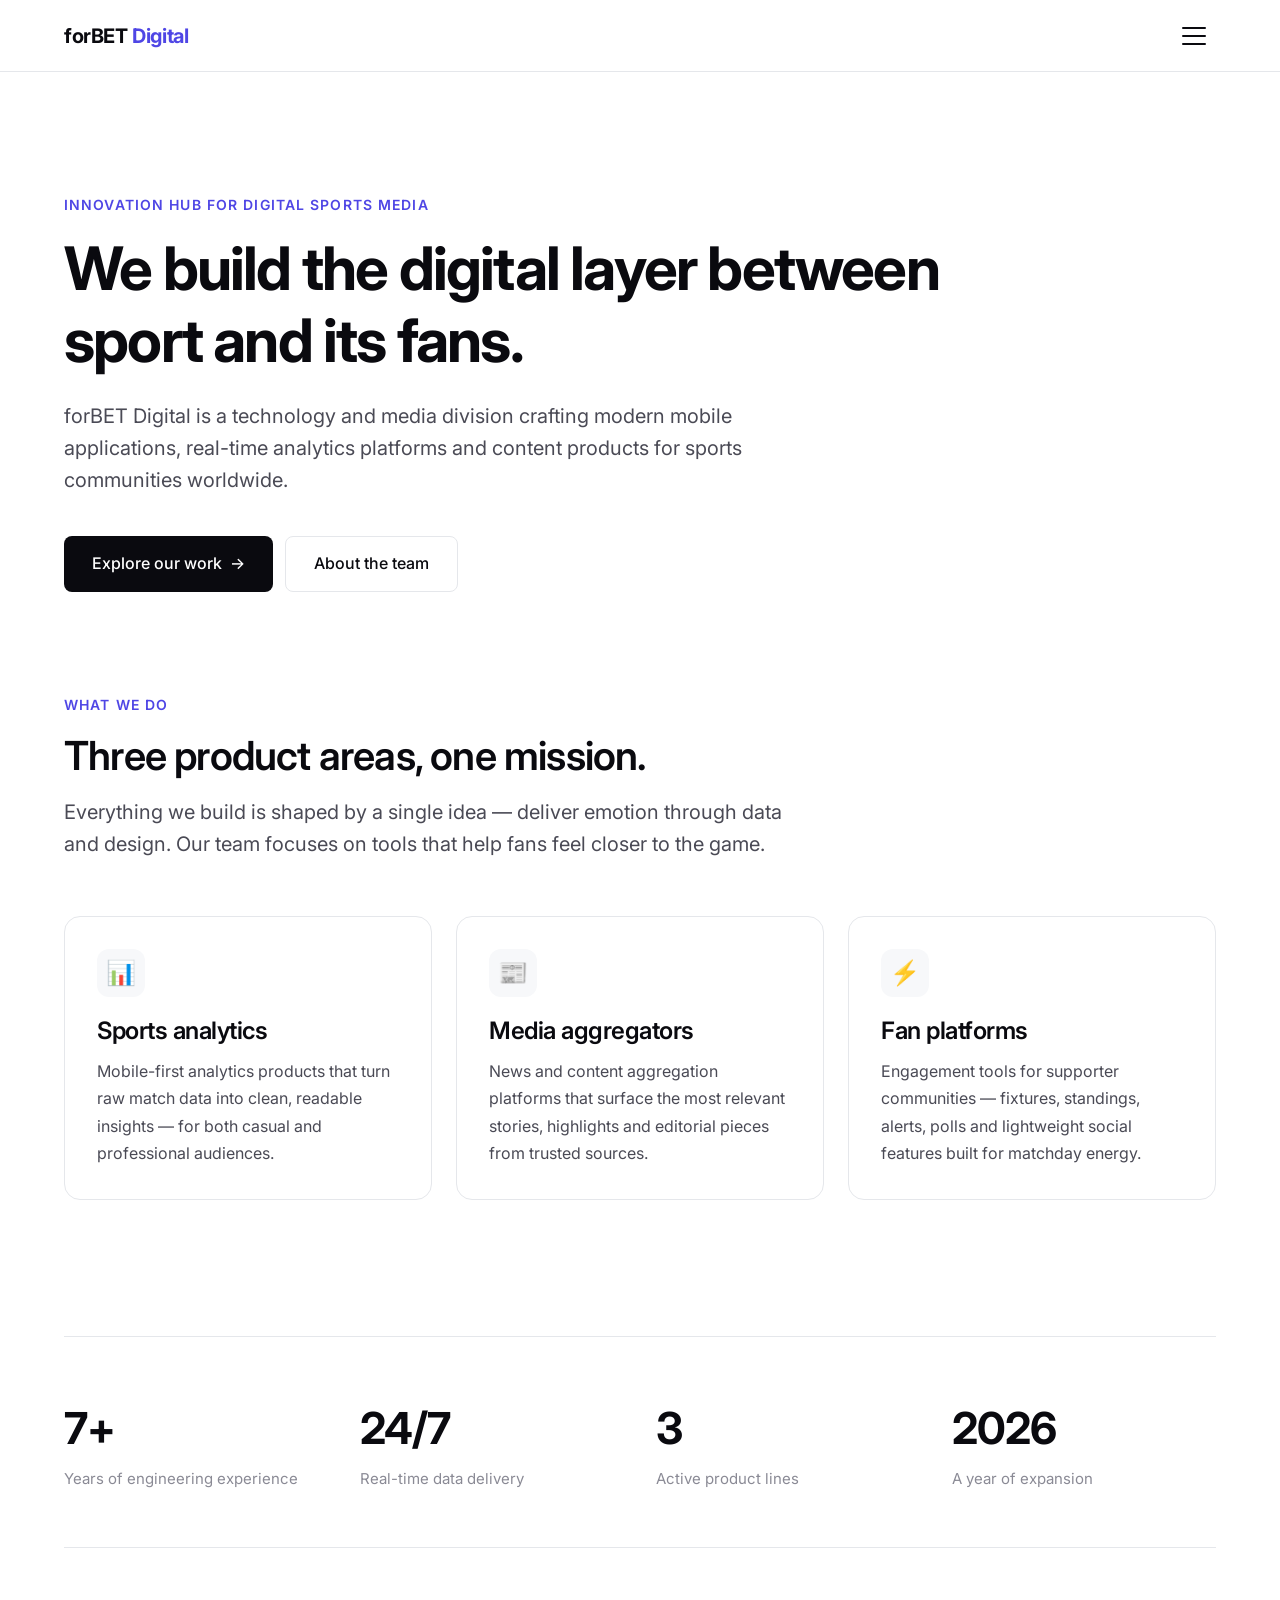
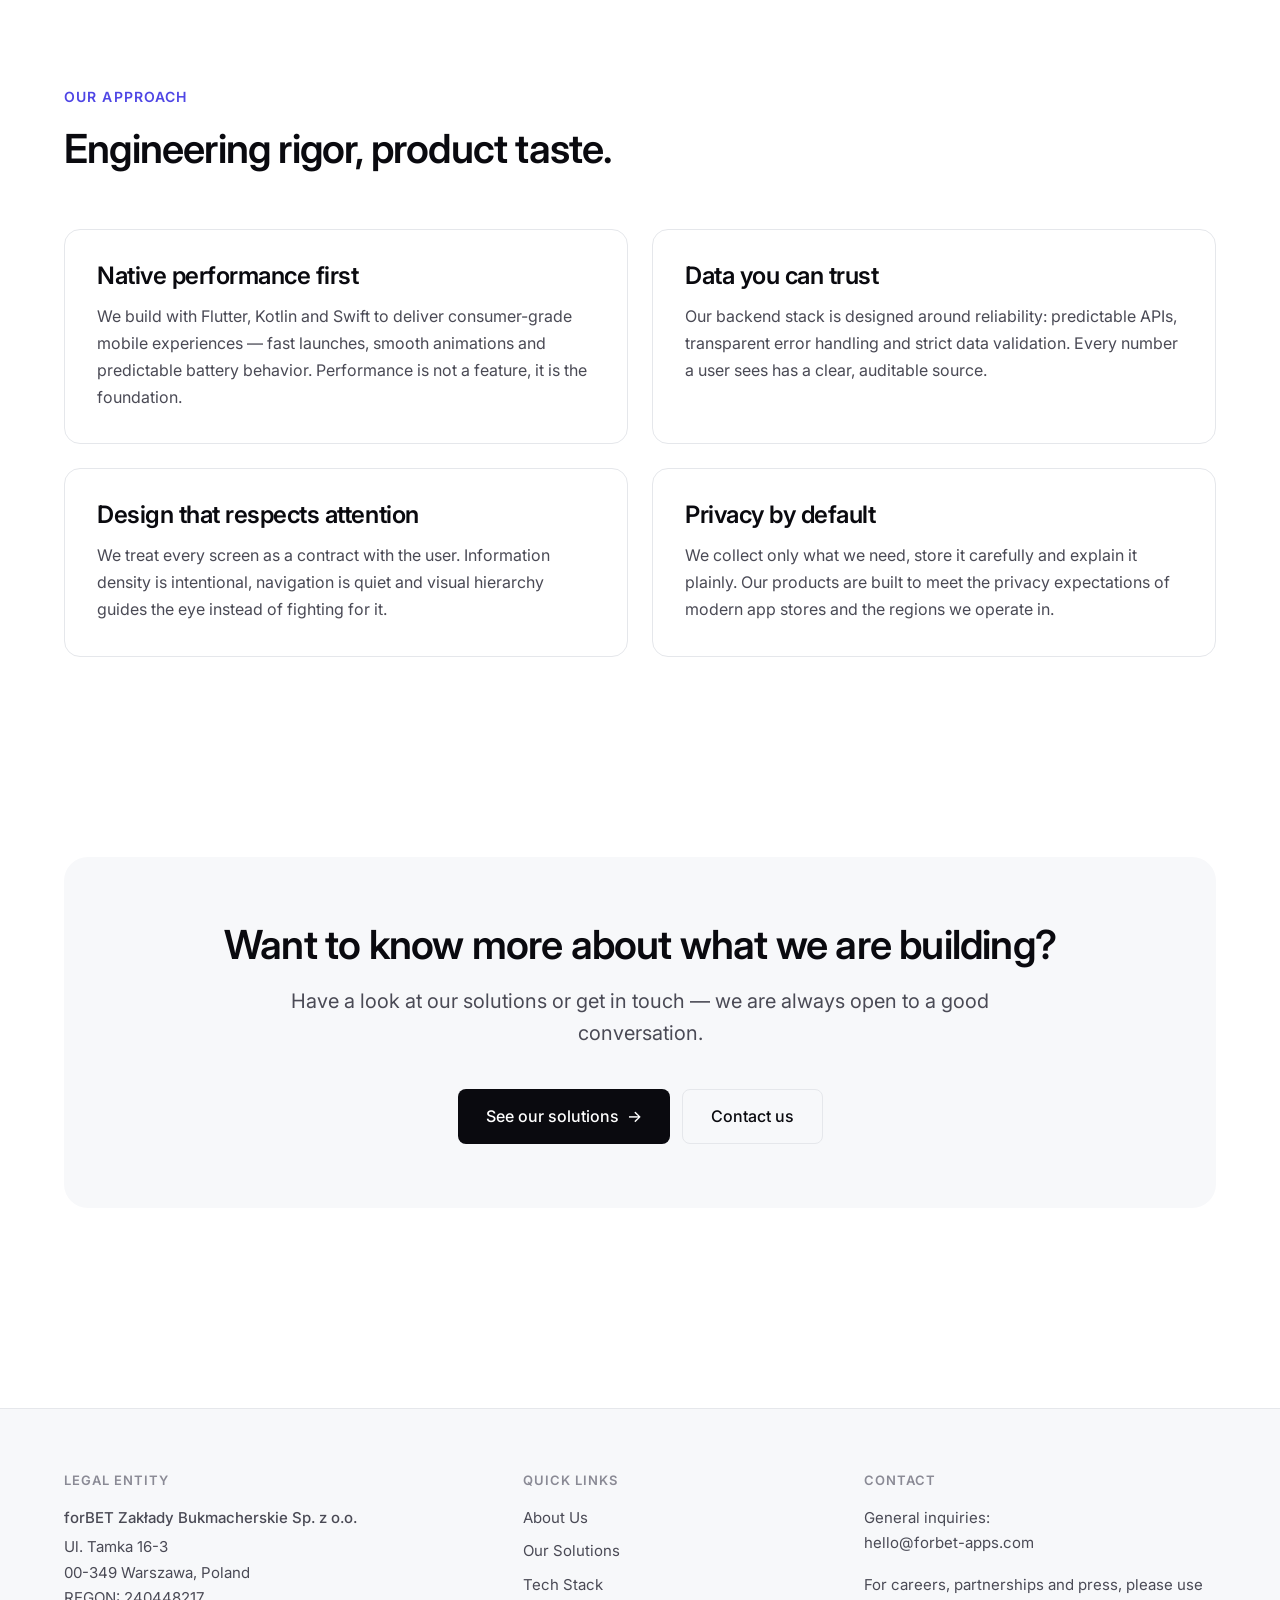
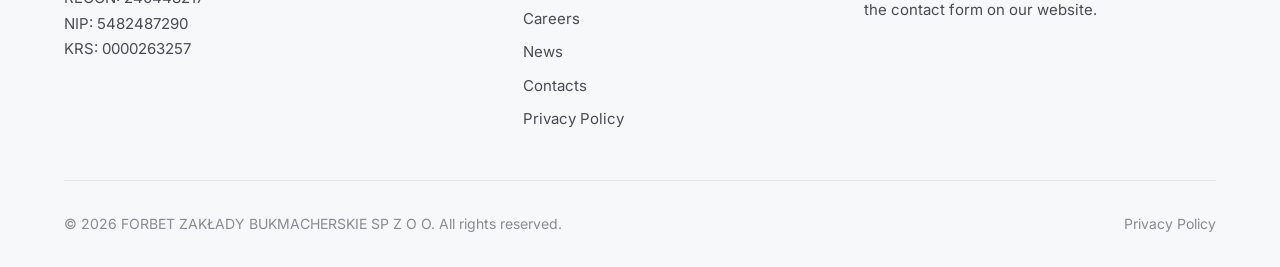
<file: index.html>
<!DOCTYPE html>
<html lang="en">
<head>
  <meta charset="UTF-8" />
  <meta name="viewport" content="width=device-width, initial-scale=1.0" />
  <title>forBET Digital — Building digital products for sport and media</title>
  <meta name="description" content="forBET Digital is an innovation hub crafting media-rich mobile applications, sports analytics tools and fan platforms." />
  <link rel="preconnect" href="https://fonts.googleapis.com" />
  <link rel="preconnect" href="https://fonts.gstatic.com" crossorigin />
  <link href="https://fonts.googleapis.com/css2?family=Inter:wght@400;500;600;700&display=swap" rel="stylesheet" />
  <link rel="stylesheet" href="/assets/style.css" />
</head>
<body>

<!-- Header -->
<header class="site-header">
  <div class="container header-inner">
    <a href="/" class="logo">forBET <span class="logo-accent">Digital</span></a>
    <button class="burger" aria-label="Open menu" aria-expanded="false" aria-controls="main-menu">
      <span></span><span></span><span></span>
    </button>
  </div>
</header>

<!-- Fullscreen Menu -->
<nav id="main-menu" class="fullscreen-menu" aria-hidden="true">
  <div class="menu-nav">
    <a href="/">Home</a>
    <a href="/about/">About Us</a>
    <a href="/solutions/">Our Solutions</a>
    <a href="/tech-stack/">Tech Stack</a>
    <a href="/careers/">Careers</a>
    <a href="/news/">News</a>
    <a href="/contacts/">Contacts</a>
    <a href="/policy/">Privacy Policy</a>
    <div class="menu-footer">hello@forbet-apps.com</div>
  </div>
</nav>

<main>

  <!-- Hero -->
  <section class="hero">
    <div class="container">
      <div class="hero-content">
        <span class="eyebrow">Innovation hub for digital sports media</span>
        <h1>We build the digital layer between sport and its fans.</h1>
        <p class="lead">forBET Digital is a technology and media division crafting modern mobile applications, real-time analytics platforms and content products for sports communities worldwide.</p>
        <div class="hero-actions">
          <a href="/solutions/" class="btn btn-primary btn-arrow">Explore our work</a>
          <a href="/about/" class="btn btn-secondary">About the team</a>
        </div>
      </div>
    </div>
  </section>

  <!-- What we do -->
  <section style="padding-top: 0;">
    <div class="container">
      <div class="section-header">
        <span class="eyebrow">What we do</span>
        <h2>Three product areas, one mission.</h2>
        <p class="lead mt-2">Everything we build is shaped by a single idea — deliver emotion through data and design. Our team focuses on tools that help fans feel closer to the game.</p>
      </div>

      <div class="grid grid-3">
        <div class="card">
          <div class="card-icon">📊</div>
          <h3>Sports analytics</h3>
          <p>Mobile-first analytics products that turn raw match data into clean, readable insights — for both casual and professional audiences.</p>
        </div>
        <div class="card">
          <div class="card-icon">📰</div>
          <h3>Media aggregators</h3>
          <p>News and content aggregation platforms that surface the most relevant stories, highlights and editorial pieces from trusted sources.</p>
        </div>
        <div class="card">
          <div class="card-icon">⚡</div>
          <h3>Fan platforms</h3>
          <p>Engagement tools for supporter communities — fixtures, standings, alerts, polls and lightweight social features built for matchday energy.</p>
        </div>
      </div>
    </div>
  </section>

  <!-- Stats -->
  <section style="padding-top: 0;">
    <div class="container">
      <div class="stats">
        <div>
          <div class="stat-value">7+</div>
          <div class="stat-label">Years of engineering experience</div>
        </div>
        <div>
          <div class="stat-value">24/7</div>
          <div class="stat-label">Real-time data delivery</div>
        </div>
        <div>
          <div class="stat-value">3</div>
          <div class="stat-label">Active product lines</div>
        </div>
        <div>
          <div class="stat-value">2026</div>
          <div class="stat-label">A year of expansion</div>
        </div>
      </div>
    </div>
  </section>

  <!-- Approach -->
  <section style="padding-top: 0;">
    <div class="container">
      <div class="section-header">
        <span class="eyebrow">Our approach</span>
        <h2>Engineering rigor, product taste.</h2>
      </div>
      <div class="grid grid-2">
        <div class="card">
          <h3>Native performance first</h3>
          <p>We build with Flutter, Kotlin and Swift to deliver consumer-grade mobile experiences — fast launches, smooth animations and predictable battery behavior. Performance is not a feature, it is the foundation.</p>
        </div>
        <div class="card">
          <h3>Data you can trust</h3>
          <p>Our backend stack is designed around reliability: predictable APIs, transparent error handling and strict data validation. Every number a user sees has a clear, auditable source.</p>
        </div>
        <div class="card">
          <h3>Design that respects attention</h3>
          <p>We treat every screen as a contract with the user. Information density is intentional, navigation is quiet and visual hierarchy guides the eye instead of fighting for it.</p>
        </div>
        <div class="card">
          <h3>Privacy by default</h3>
          <p>We collect only what we need, store it carefully and explain it plainly. Our products are built to meet the privacy expectations of modern app stores and the regions we operate in.</p>
        </div>
      </div>
    </div>
  </section>

  <!-- CTA -->
  <section>
    <div class="container">
      <div class="cta-section">
        <h2>Want to know more about what we are building?</h2>
        <p class="lead">Have a look at our solutions or get in touch — we are always open to a good conversation.</p>
        <div class="hero-actions" style="justify-content: center;">
          <a href="/solutions/" class="btn btn-primary btn-arrow">See our solutions</a>
          <a href="/contacts/" class="btn btn-secondary">Contact us</a>
        </div>
      </div>
    </div>
  </section>

</main>

<!-- Footer -->
<footer class="site-footer">
  <div class="container">
    <div class="footer-grid">
      <div class="footer-col">
        <h4>Legal entity</h4>
        <p class="legal-name">forBET Zakłady Bukmacherskie Sp. z o.o.</p>
        <p class="legal-details">
          <span>Ul. Tamka 16-3</span>
          <span>00-349 Warszawa, Poland</span>
          <span>REGON: 240448217</span>
          <span>NIP: 5482487290</span>
          <span>KRS: 0000263257</span>
        </p>
      </div>
      <div class="footer-col">
        <h4>Quick links</h4>
        <ul>
          <li><a href="/about/">About Us</a></li>
          <li><a href="/solutions/">Our Solutions</a></li>
          <li><a href="/tech-stack/">Tech Stack</a></li>
          <li><a href="/careers/">Careers</a></li>
          <li><a href="/news/">News</a></li>
          <li><a href="/contacts/">Contacts</a></li>
          <li><a href="/policy/">Privacy Policy</a></li>
        </ul>
      </div>
      <div class="footer-col">
        <h4>Contact</h4>
        <p>General inquiries:<br /><a href="mailto:hello@forbet-apps.com">hello@forbet-apps.com</a></p>
        <p style="margin-top: 16px;">For careers, partnerships and press, please use the contact form on our website.</p>
      </div>
    </div>
    <div class="footer-bottom">
      <span>© 2026 FORBET ZAKŁADY BUKMACHERSKIE SP Z O O. All rights reserved.</span>
      <a href="/policy/">Privacy Policy</a>
    </div>
  </div>
</footer>

<script src="/assets/script.js"></script>
</body>
</html>
</file>
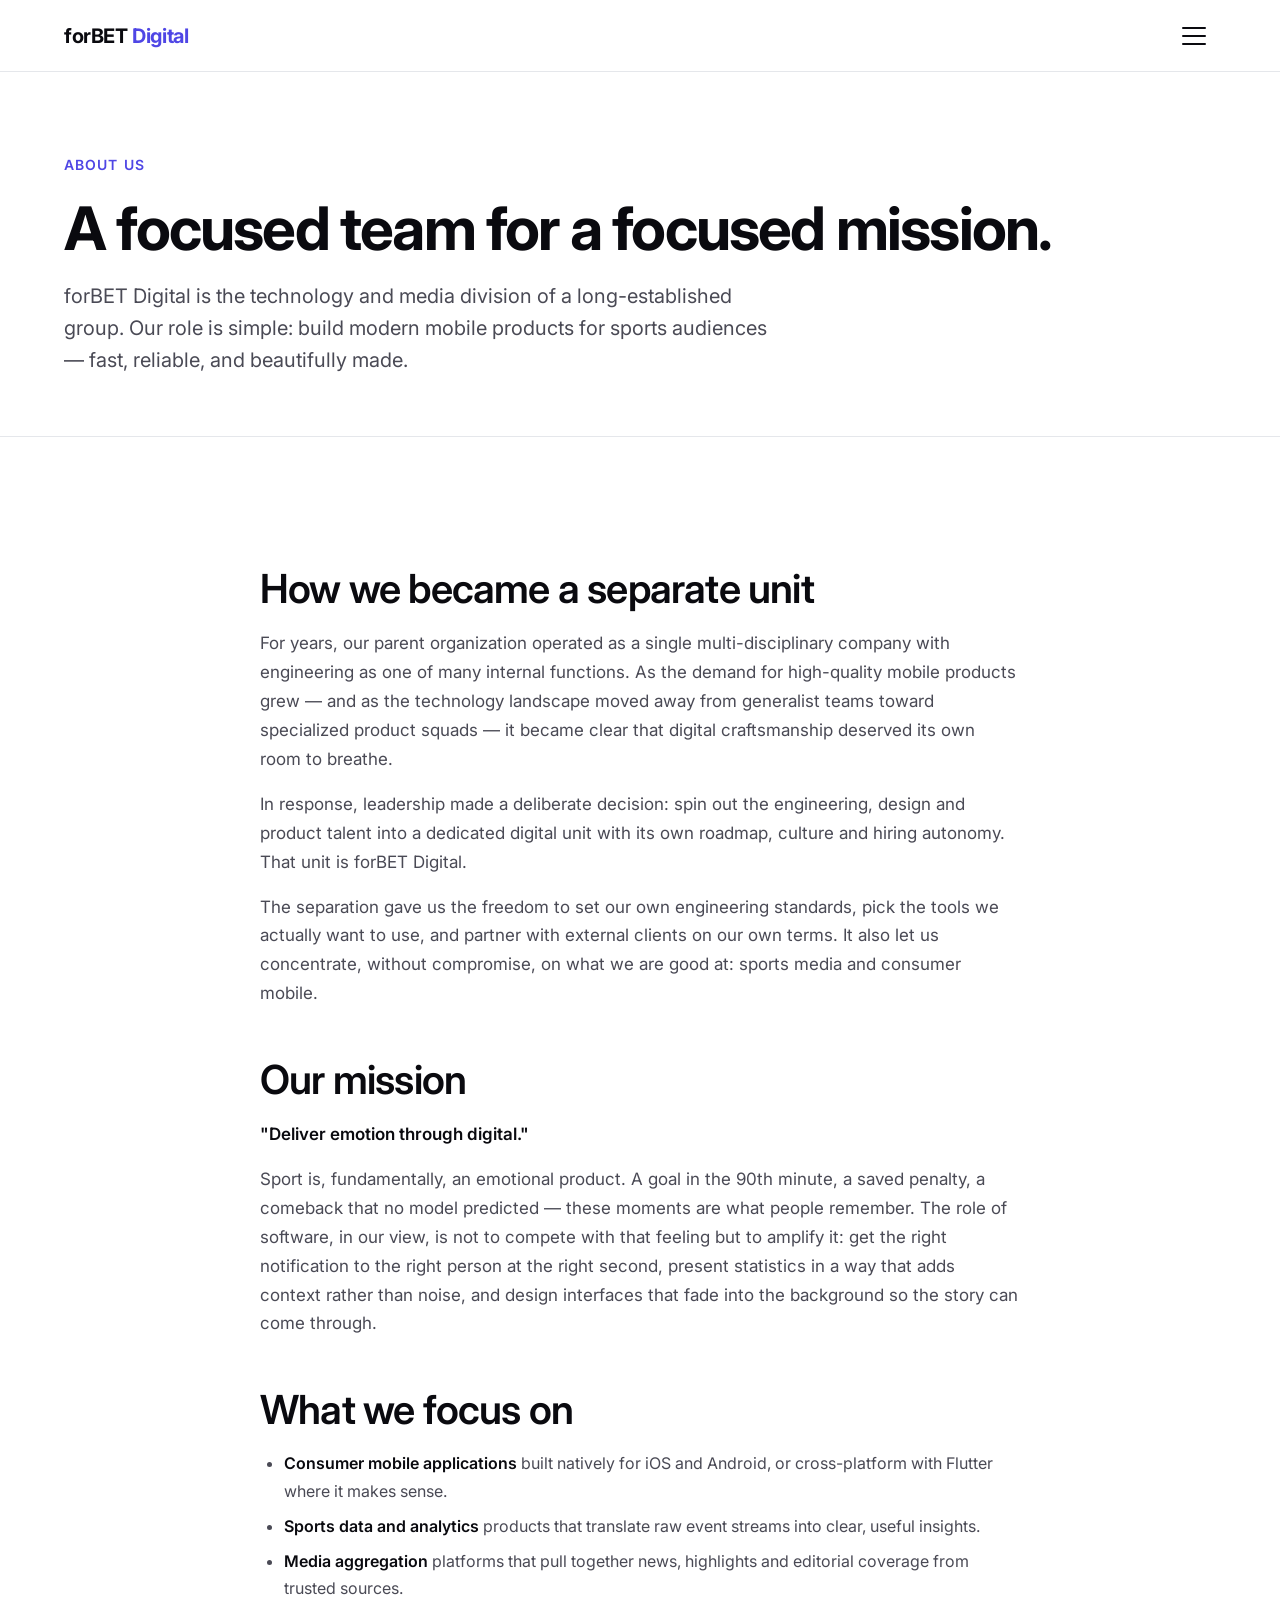
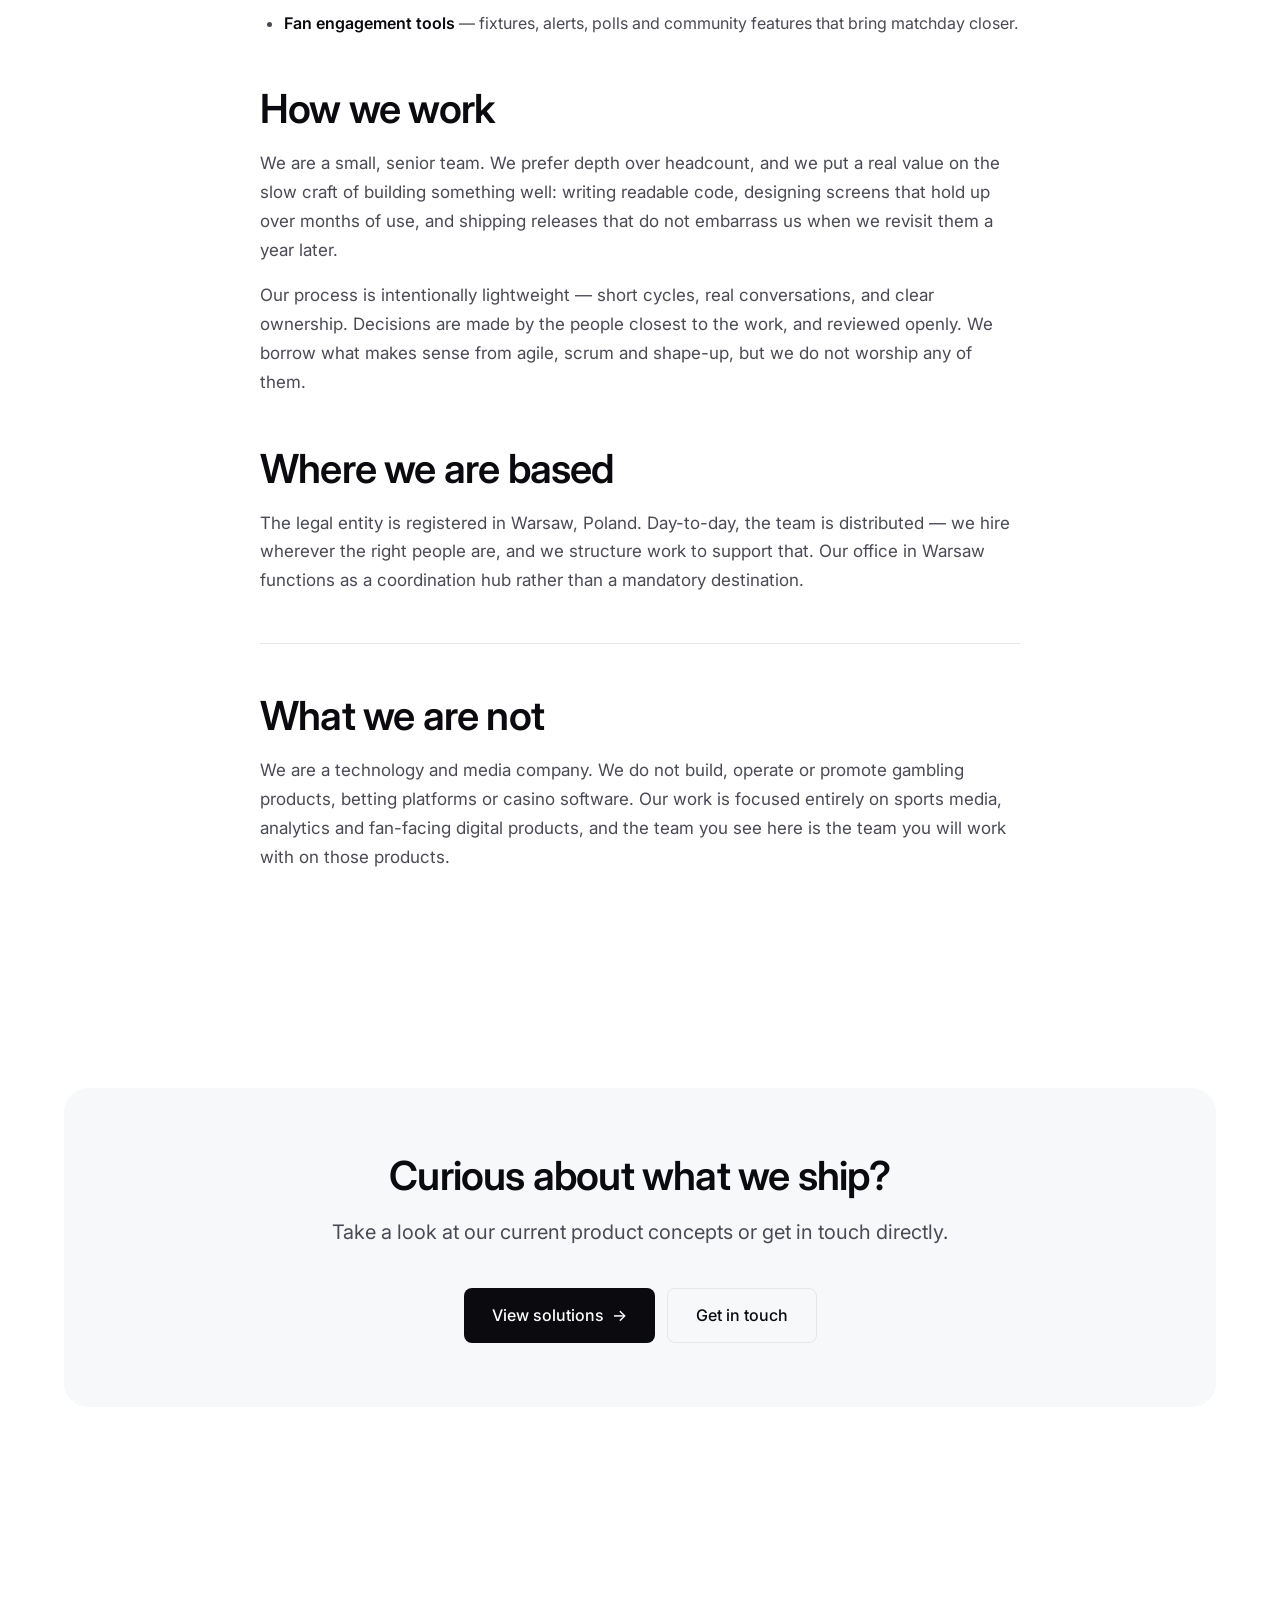
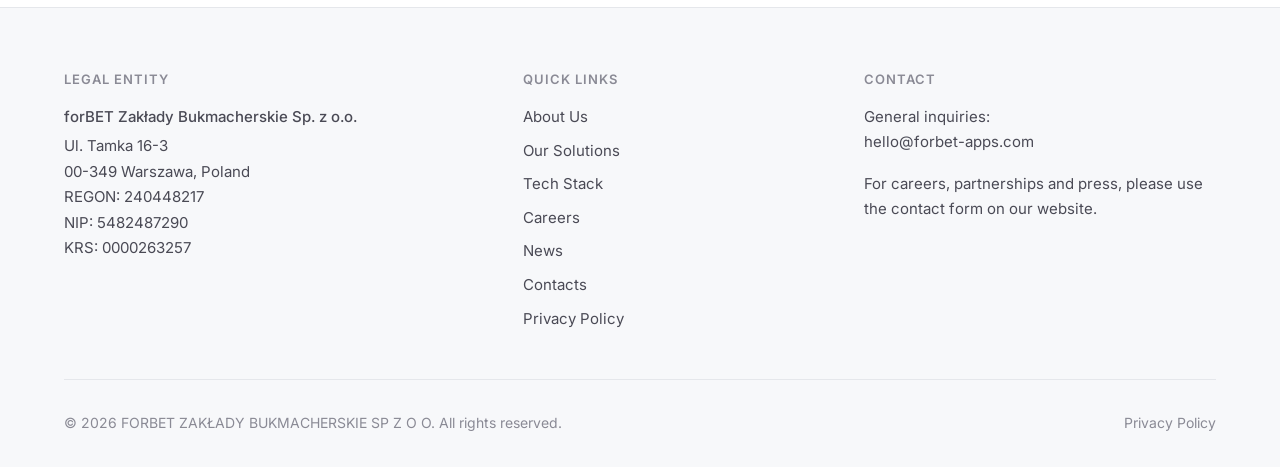
<file: about/index.html>
<!DOCTYPE html>
<html lang="en">
<head>
  <meta charset="UTF-8" />
  <meta name="viewport" content="width=device-width, initial-scale=1.0" />
  <title>About Us — forBET Digital</title>
  <meta name="description" content="forBET Digital was carved out as a dedicated technology and media unit. Learn our story, mission and how we work." />
  <link rel="preconnect" href="https://fonts.googleapis.com" />
  <link rel="preconnect" href="https://fonts.gstatic.com" crossorigin />
  <link href="https://fonts.googleapis.com/css2?family=Inter:wght@400;500;600;700&display=swap" rel="stylesheet" />
  <link rel="stylesheet" href="/assets/style.css" />
</head>
<body>

<header class="site-header">
  <div class="container header-inner">
    <a href="/" class="logo">forBET <span class="logo-accent">Digital</span></a>
    <button class="burger" aria-label="Open menu" aria-expanded="false" aria-controls="main-menu">
      <span></span><span></span><span></span>
    </button>
  </div>
</header>

<nav id="main-menu" class="fullscreen-menu" aria-hidden="true">
  <div class="menu-nav">
    <a href="/">Home</a>
    <a href="/about/">About Us</a>
    <a href="/solutions/">Our Solutions</a>
    <a href="/tech-stack/">Tech Stack</a>
    <a href="/careers/">Careers</a>
    <a href="/news/">News</a>
    <a href="/contacts/">Contacts</a>
    <a href="/policy/">Privacy Policy</a>
    <div class="menu-footer">hello@forbet-apps.com</div>
  </div>
</nav>

<main>

  <section class="page-hero">
    <div class="container">
      <span class="eyebrow">About us</span>
      <h1>A focused team for a focused mission.</h1>
      <p class="lead">forBET Digital is the technology and media division of a long-established group. Our role is simple: build modern mobile products for sports audiences — fast, reliable, and beautifully made.</p>
    </div>
  </section>

  <section>
    <div class="container">
      <div class="content-block">

        <h2>How we became a separate unit</h2>
        <p>For years, our parent organization operated as a single multi-disciplinary company with engineering as one of many internal functions. As the demand for high-quality mobile products grew — and as the technology landscape moved away from generalist teams toward specialized product squads — it became clear that digital craftsmanship deserved its own room to breathe.</p>
        <p>In response, leadership made a deliberate decision: spin out the engineering, design and product talent into a dedicated digital unit with its own roadmap, culture and hiring autonomy. That unit is forBET Digital.</p>
        <p>The separation gave us the freedom to set our own engineering standards, pick the tools we actually want to use, and partner with external clients on our own terms. It also let us concentrate, without compromise, on what we are good at: sports media and consumer mobile.</p>

        <h2>Our mission</h2>
        <p><strong>"Deliver emotion through digital."</strong></p>
        <p>Sport is, fundamentally, an emotional product. A goal in the 90th minute, a saved penalty, a comeback that no model predicted — these moments are what people remember. The role of software, in our view, is not to compete with that feeling but to amplify it: get the right notification to the right person at the right second, present statistics in a way that adds context rather than noise, and design interfaces that fade into the background so the story can come through.</p>

        <h2>What we focus on</h2>
        <ul>
          <li><strong>Consumer mobile applications</strong> built natively for iOS and Android, or cross-platform with Flutter where it makes sense.</li>
          <li><strong>Sports data and analytics</strong> products that translate raw event streams into clear, useful insights.</li>
          <li><strong>Media aggregation</strong> platforms that pull together news, highlights and editorial coverage from trusted sources.</li>
          <li><strong>Fan engagement tools</strong> — fixtures, alerts, polls and community features that bring matchday closer.</li>
        </ul>

        <h2>How we work</h2>
        <p>We are a small, senior team. We prefer depth over headcount, and we put a real value on the slow craft of building something well: writing readable code, designing screens that hold up over months of use, and shipping releases that do not embarrass us when we revisit them a year later.</p>
        <p>Our process is intentionally lightweight — short cycles, real conversations, and clear ownership. Decisions are made by the people closest to the work, and reviewed openly. We borrow what makes sense from agile, scrum and shape-up, but we do not worship any of them.</p>

        <h2>Where we are based</h2>
        <p>The legal entity is registered in Warsaw, Poland. Day-to-day, the team is distributed — we hire wherever the right people are, and we structure work to support that. Our office in Warsaw functions as a coordination hub rather than a mandatory destination.</p>

        <hr class="divider" />

        <h2>What we are not</h2>
        <p>We are a technology and media company. We do not build, operate or promote gambling products, betting platforms or casino software. Our work is focused entirely on sports media, analytics and fan-facing digital products, and the team you see here is the team you will work with on those products.</p>

      </div>
    </div>
  </section>

  <section>
    <div class="container">
      <div class="cta-section">
        <h2>Curious about what we ship?</h2>
        <p class="lead">Take a look at our current product concepts or get in touch directly.</p>
        <div class="hero-actions" style="justify-content: center;">
          <a href="/solutions/" class="btn btn-primary btn-arrow">View solutions</a>
          <a href="/contacts/" class="btn btn-secondary">Get in touch</a>
        </div>
      </div>
    </div>
  </section>

</main>

<footer class="site-footer">
  <div class="container">
    <div class="footer-grid">
      <div class="footer-col">
        <h4>Legal entity</h4>
        <p class="legal-name">forBET Zakłady Bukmacherskie Sp. z o.o.</p>
        <p class="legal-details">
          <span>Ul. Tamka 16-3</span>
          <span>00-349 Warszawa, Poland</span>
          <span>REGON: 240448217</span>
          <span>NIP: 5482487290</span>
          <span>KRS: 0000263257</span>
        </p>
      </div>
      <div class="footer-col">
        <h4>Quick links</h4>
        <ul>
          <li><a href="/about/">About Us</a></li>
          <li><a href="/solutions/">Our Solutions</a></li>
          <li><a href="/tech-stack/">Tech Stack</a></li>
          <li><a href="/careers/">Careers</a></li>
          <li><a href="/news/">News</a></li>
          <li><a href="/contacts/">Contacts</a></li>
          <li><a href="/policy/">Privacy Policy</a></li>
        </ul>
      </div>
      <div class="footer-col">
        <h4>Contact</h4>
        <p>General inquiries:<br /><a href="mailto:hello@forbet-apps.com">hello@forbet-apps.com</a></p>
        <p style="margin-top: 16px;">For careers, partnerships and press, please use the contact form on our website.</p>
      </div>
    </div>
    <div class="footer-bottom">
      <span>© 2026 FORBET ZAKŁADY BUKMACHERSKIE SP Z O O. All rights reserved.</span>
      <a href="/policy/">Privacy Policy</a>
    </div>
  </div>
</footer>

<script src="/assets/script.js"></script>
</body>
</html>
</file>
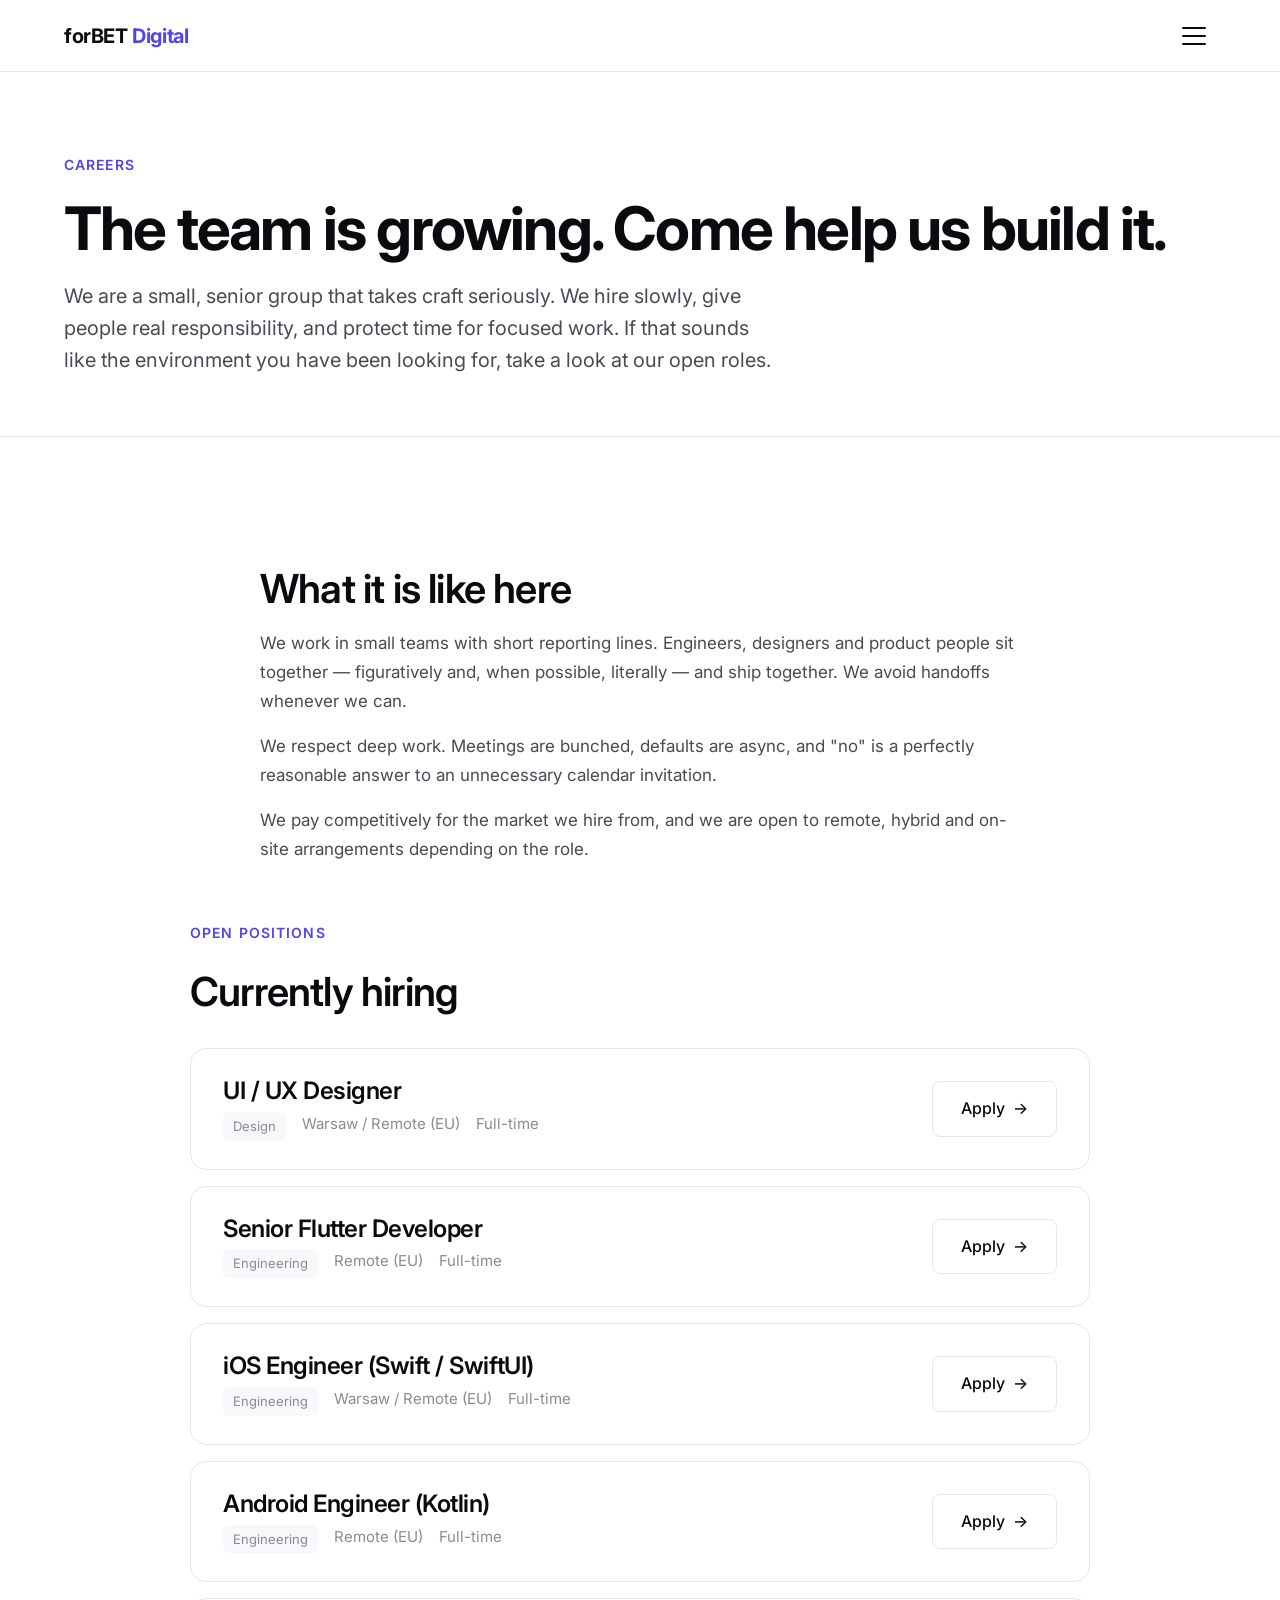
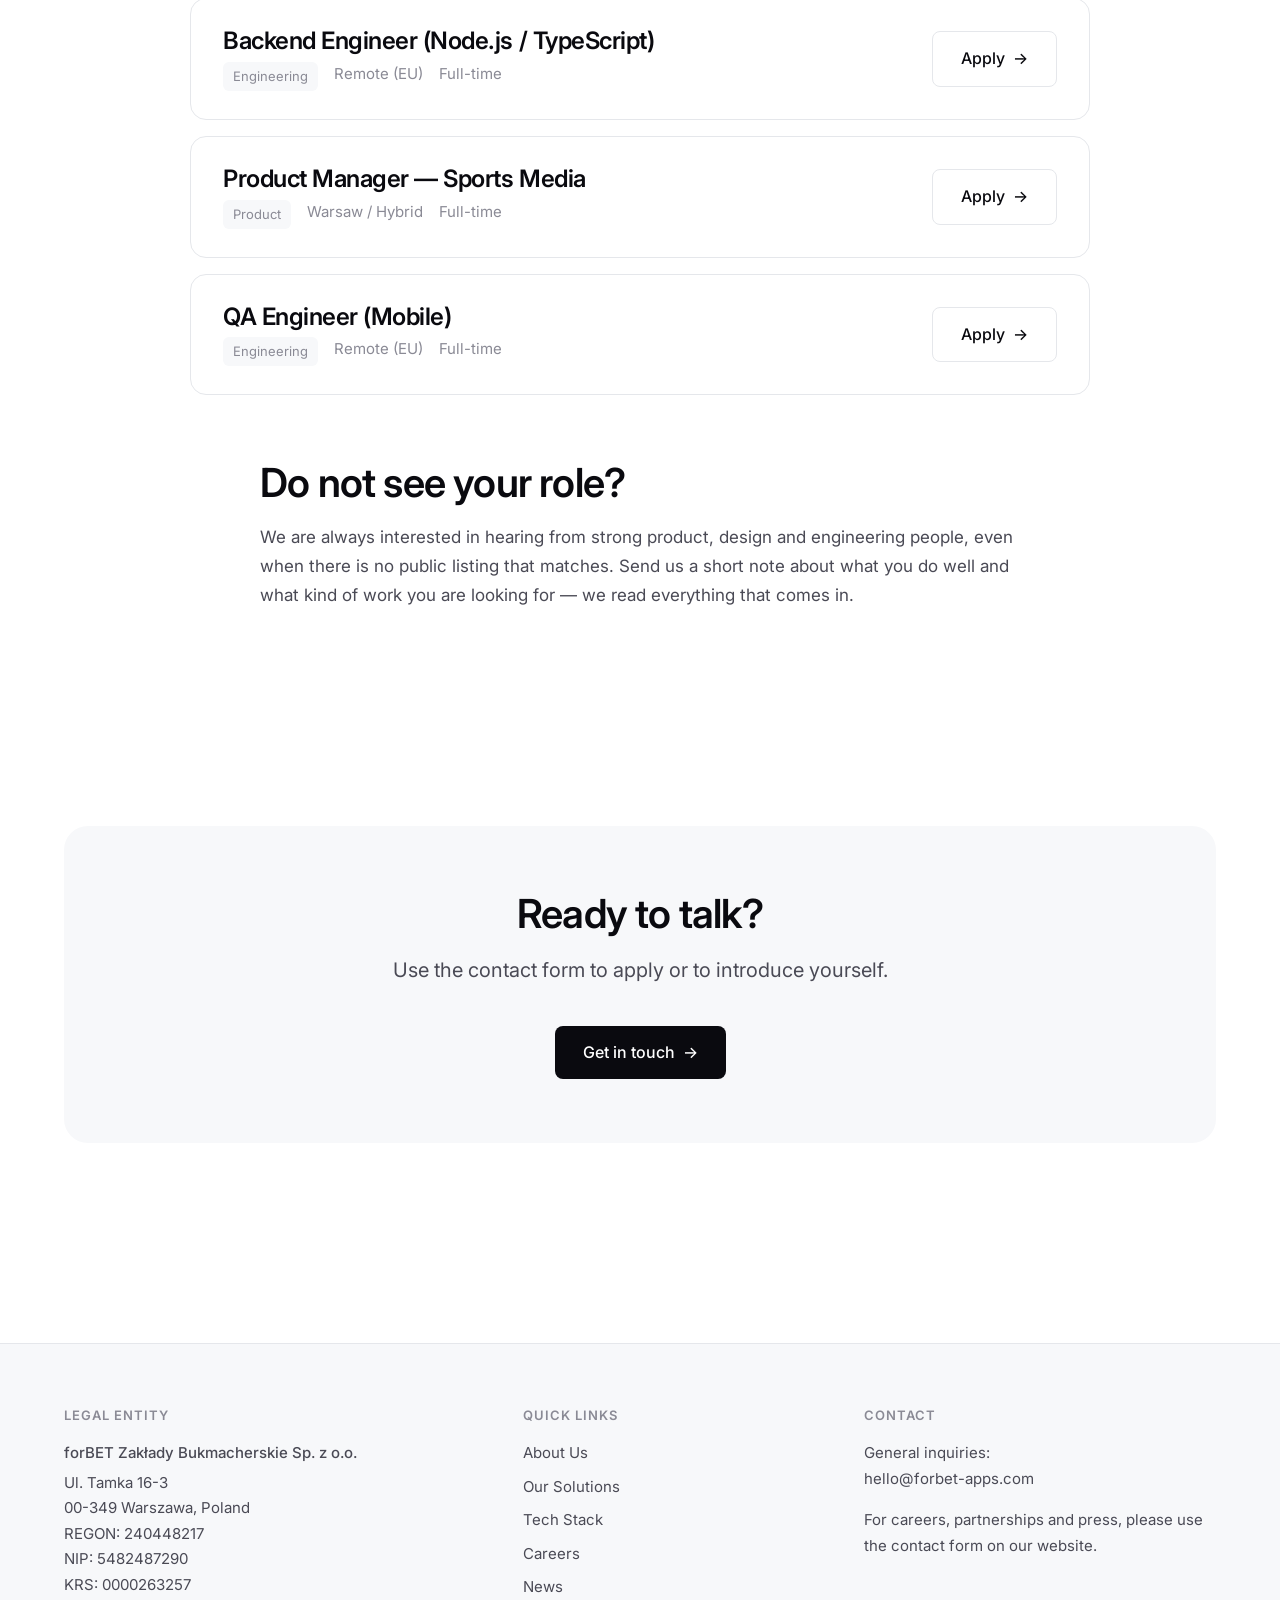
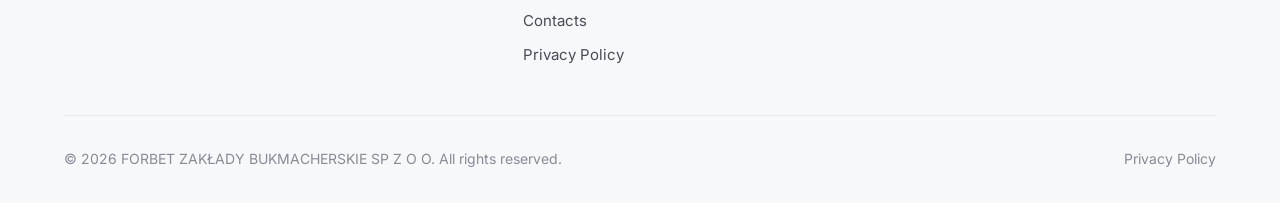
<file: careers/index.html>
<!DOCTYPE html>
<html lang="en">
<head>
  <meta charset="UTF-8" />
  <meta name="viewport" content="width=device-width, initial-scale=1.0" />
  <title>Careers — forBET Digital</title>
  <meta name="description" content="Join forBET Digital. Open roles across product, design and engineering." />
  <link rel="preconnect" href="https://fonts.googleapis.com" />
  <link rel="preconnect" href="https://fonts.gstatic.com" crossorigin />
  <link href="https://fonts.googleapis.com/css2?family=Inter:wght@400;500;600;700&display=swap" rel="stylesheet" />
  <link rel="stylesheet" href="/assets/style.css" />
</head>
<body>

<header class="site-header">
  <div class="container header-inner">
    <a href="/" class="logo">forBET <span class="logo-accent">Digital</span></a>
    <button class="burger" aria-label="Open menu" aria-expanded="false" aria-controls="main-menu">
      <span></span><span></span><span></span>
    </button>
  </div>
</header>

<nav id="main-menu" class="fullscreen-menu" aria-hidden="true">
  <div class="menu-nav">
    <a href="/">Home</a>
    <a href="/about/">About Us</a>
    <a href="/solutions/">Our Solutions</a>
    <a href="/tech-stack/">Tech Stack</a>
    <a href="/careers/">Careers</a>
    <a href="/news/">News</a>
    <a href="/contacts/">Contacts</a>
    <a href="/policy/">Privacy Policy</a>
    <div class="menu-footer">hello@forbet-apps.com</div>
  </div>
</nav>

<main>

  <section class="page-hero">
    <div class="container">
      <span class="eyebrow">Careers</span>
      <h1>The team is growing. Come help us build it.</h1>
      <p class="lead">We are a small, senior group that takes craft seriously. We hire slowly, give people real responsibility, and protect time for focused work. If that sounds like the environment you have been looking for, take a look at our open roles.</p>
    </div>
  </section>

  <section>
    <div class="container">
      <div class="content-block">

        <h2>What it is like here</h2>
        <p>We work in small teams with short reporting lines. Engineers, designers and product people sit together — figuratively and, when possible, literally — and ship together. We avoid handoffs whenever we can.</p>
        <p>We respect deep work. Meetings are bunched, defaults are async, and "no" is a perfectly reasonable answer to an unnecessary calendar invitation.</p>
        <p>We pay competitively for the market we hire from, and we are open to remote, hybrid and on-site arrangements depending on the role.</p>

      </div>

      <div style="max-width: 900px; margin: 56px auto 0;">
        <span class="eyebrow">Open positions</span>
        <h2 style="margin-top: 8px;">Currently hiring</h2>

        <div class="job-list">

          <div class="job-card">
            <div class="job-info">
              <h3>UI / UX Designer</h3>
              <div class="job-meta">
                <span class="job-tag">Design</span>
                <span>Warsaw / Remote (EU)</span>
                <span>Full-time</span>
              </div>
            </div>
            <a href="/contacts/" class="btn btn-secondary btn-arrow">Apply</a>
          </div>

          <div class="job-card">
            <div class="job-info">
              <h3>Senior Flutter Developer</h3>
              <div class="job-meta">
                <span class="job-tag">Engineering</span>
                <span>Remote (EU)</span>
                <span>Full-time</span>
              </div>
            </div>
            <a href="/contacts/" class="btn btn-secondary btn-arrow">Apply</a>
          </div>

          <div class="job-card">
            <div class="job-info">
              <h3>iOS Engineer (Swift / SwiftUI)</h3>
              <div class="job-meta">
                <span class="job-tag">Engineering</span>
                <span>Warsaw / Remote (EU)</span>
                <span>Full-time</span>
              </div>
            </div>
            <a href="/contacts/" class="btn btn-secondary btn-arrow">Apply</a>
          </div>

          <div class="job-card">
            <div class="job-info">
              <h3>Android Engineer (Kotlin)</h3>
              <div class="job-meta">
                <span class="job-tag">Engineering</span>
                <span>Remote (EU)</span>
                <span>Full-time</span>
              </div>
            </div>
            <a href="/contacts/" class="btn btn-secondary btn-arrow">Apply</a>
          </div>

          <div class="job-card">
            <div class="job-info">
              <h3>Backend Engineer (Node.js / TypeScript)</h3>
              <div class="job-meta">
                <span class="job-tag">Engineering</span>
                <span>Remote (EU)</span>
                <span>Full-time</span>
              </div>
            </div>
            <a href="/contacts/" class="btn btn-secondary btn-arrow">Apply</a>
          </div>

          <div class="job-card">
            <div class="job-info">
              <h3>Product Manager — Sports Media</h3>
              <div class="job-meta">
                <span class="job-tag">Product</span>
                <span>Warsaw / Hybrid</span>
                <span>Full-time</span>
              </div>
            </div>
            <a href="/contacts/" class="btn btn-secondary btn-arrow">Apply</a>
          </div>

          <div class="job-card">
            <div class="job-info">
              <h3>QA Engineer (Mobile)</h3>
              <div class="job-meta">
                <span class="job-tag">Engineering</span>
                <span>Remote (EU)</span>
                <span>Full-time</span>
              </div>
            </div>
            <a href="/contacts/" class="btn btn-secondary btn-arrow">Apply</a>
          </div>

        </div>
      </div>

      <div class="content-block" style="margin-top: 64px;">
        <h2>Do not see your role?</h2>
        <p>We are always interested in hearing from strong product, design and engineering people, even when there is no public listing that matches. Send us a short note about what you do well and what kind of work you are looking for — we read everything that comes in.</p>
      </div>

    </div>
  </section>

  <section>
    <div class="container">
      <div class="cta-section">
        <h2>Ready to talk?</h2>
        <p class="lead">Use the contact form to apply or to introduce yourself.</p>
        <div class="hero-actions" style="justify-content: center;">
          <a href="/contacts/" class="btn btn-primary btn-arrow">Get in touch</a>
        </div>
      </div>
    </div>
  </section>

</main>

<footer class="site-footer">
  <div class="container">
    <div class="footer-grid">
      <div class="footer-col">
        <h4>Legal entity</h4>
        <p class="legal-name">forBET Zakłady Bukmacherskie Sp. z o.o.</p>
        <p class="legal-details">
          <span>Ul. Tamka 16-3</span>
          <span>00-349 Warszawa, Poland</span>
          <span>REGON: 240448217</span>
          <span>NIP: 5482487290</span>
          <span>KRS: 0000263257</span>
        </p>
      </div>
      <div class="footer-col">
        <h4>Quick links</h4>
        <ul>
          <li><a href="/about/">About Us</a></li>
          <li><a href="/solutions/">Our Solutions</a></li>
          <li><a href="/tech-stack/">Tech Stack</a></li>
          <li><a href="/careers/">Careers</a></li>
          <li><a href="/news/">News</a></li>
          <li><a href="/contacts/">Contacts</a></li>
          <li><a href="/policy/">Privacy Policy</a></li>
        </ul>
      </div>
      <div class="footer-col">
        <h4>Contact</h4>
        <p>General inquiries:<br /><a href="mailto:hello@forbet-apps.com">hello@forbet-apps.com</a></p>
        <p style="margin-top: 16px;">For careers, partnerships and press, please use the contact form on our website.</p>
      </div>
    </div>
    <div class="footer-bottom">
      <span>© 2026 FORBET ZAKŁADY BUKMACHERSKIE SP Z O O. All rights reserved.</span>
      <a href="/policy/">Privacy Policy</a>
    </div>
  </div>
</footer>

<script src="/assets/script.js"></script>
</body>
</html>
</file>
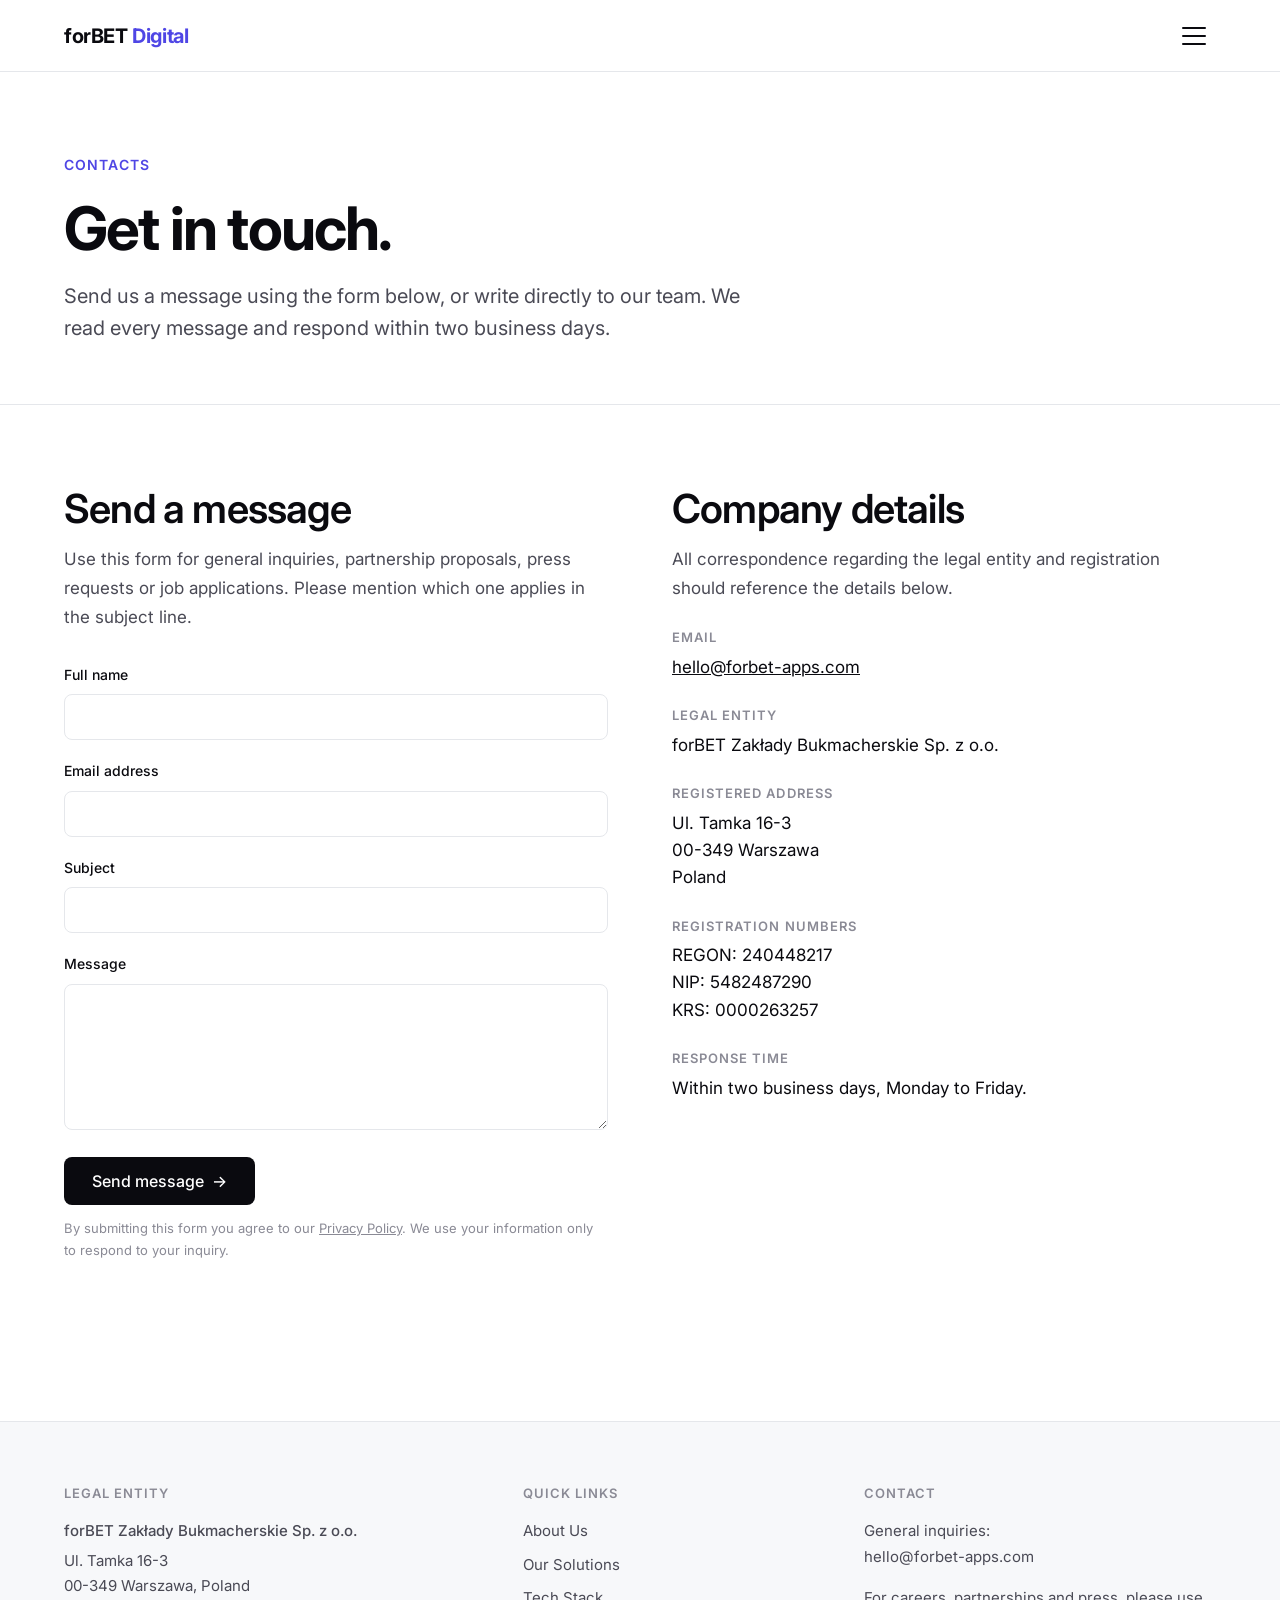
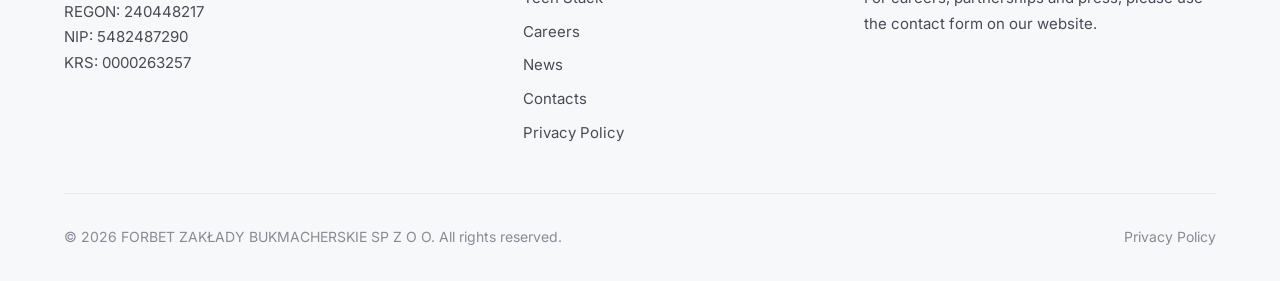
<file: contacts/index.html>
<!DOCTYPE html>
<html lang="en">
<head>
  <meta charset="UTF-8" />
  <meta name="viewport" content="width=device-width, initial-scale=1.0" />
  <title>Contacts — forBET Digital</title>
  <meta name="description" content="Get in touch with forBET Digital. Company contact details, legal entity information and a contact form." />
  <link rel="preconnect" href="https://fonts.googleapis.com" />
  <link rel="preconnect" href="https://fonts.gstatic.com" crossorigin />
  <link href="https://fonts.googleapis.com/css2?family=Inter:wght@400;500;600;700&display=swap" rel="stylesheet" />
  <link rel="stylesheet" href="/assets/style.css" />
</head>
<body>

<header class="site-header">
  <div class="container header-inner">
    <a href="/" class="logo">forBET <span class="logo-accent">Digital</span></a>
    <button class="burger" aria-label="Open menu" aria-expanded="false" aria-controls="main-menu">
      <span></span><span></span><span></span>
    </button>
  </div>
</header>

<nav id="main-menu" class="fullscreen-menu" aria-hidden="true">
  <div class="menu-nav">
    <a href="/">Home</a>
    <a href="/about/">About Us</a>
    <a href="/solutions/">Our Solutions</a>
    <a href="/tech-stack/">Tech Stack</a>
    <a href="/careers/">Careers</a>
    <a href="/news/">News</a>
    <a href="/contacts/">Contacts</a>
    <a href="/policy/">Privacy Policy</a>
    <div class="menu-footer">hello@forbet-apps.com</div>
  </div>
</nav>

<main>

  <section class="page-hero">
    <div class="container">
      <span class="eyebrow">Contacts</span>
      <h1>Get in touch.</h1>
      <p class="lead">Send us a message using the form below, or write directly to our team. We read every message and respond within two business days.</p>
    </div>
  </section>

  <section>
    <div class="container">
      <div class="contact-layout">

        <!-- Form -->
        <div>
          <h2>Send a message</h2>
          <p style="margin-top: 12px; margin-bottom: 32px;">Use this form for general inquiries, partnership proposals, press requests or job applications. Please mention which one applies in the subject line.</p>

          <form id="contact-form" novalidate>
            <div class="form-group">
              <label for="name">Full name</label>
              <input type="text" id="name" name="name" class="form-control" required autocomplete="name" />
            </div>

            <div class="form-group">
              <label for="email">Email address</label>
              <input type="email" id="email" name="email" class="form-control" required autocomplete="email" />
            </div>

            <div class="form-group">
              <label for="subject">Subject</label>
              <input type="text" id="subject" name="subject" class="form-control" required />
            </div>

            <div class="form-group">
              <label for="message">Message</label>
              <textarea id="message" name="message" class="form-control" rows="6" required></textarea>
            </div>

            <button type="submit" class="btn btn-primary btn-arrow">Send message</button>
            <p class="form-note">By submitting this form you agree to our <a href="/policy/" style="text-decoration: underline;">Privacy Policy</a>. We use your information only to respond to your inquiry.</p>
          </form>
        </div>

        <!-- Info -->
        <aside class="contact-info">
          <h2>Company details</h2>
          <p style="margin-top: 12px;">All correspondence regarding the legal entity and registration should reference the details below.</p>

          <dl>
            <div>
              <dt>Email</dt>
              <dd><a href="mailto:hello@forbet-apps.com" style="text-decoration: underline;">hello@forbet-apps.com</a></dd>
            </div>
            <div>
              <dt>Legal entity</dt>
              <dd>forBET Zakłady Bukmacherskie Sp. z o.o.</dd>
            </div>
            <div>
              <dt>Registered address</dt>
              <dd>Ul. Tamka 16-3<br />00-349 Warszawa<br />Poland</dd>
            </div>
            <div>
              <dt>Registration numbers</dt>
              <dd>
                REGON: 240448217<br />
                NIP: 5482487290<br />
                KRS: 0000263257
              </dd>
            </div>
            <div>
              <dt>Response time</dt>
              <dd>Within two business days, Monday to Friday.</dd>
            </div>
          </dl>
        </aside>

      </div>
    </div>
  </section>

</main>

<footer class="site-footer">
  <div class="container">
    <div class="footer-grid">
      <div class="footer-col">
        <h4>Legal entity</h4>
        <p class="legal-name">forBET Zakłady Bukmacherskie Sp. z o.o.</p>
        <p class="legal-details">
          <span>Ul. Tamka 16-3</span>
          <span>00-349 Warszawa, Poland</span>
          <span>REGON: 240448217</span>
          <span>NIP: 5482487290</span>
          <span>KRS: 0000263257</span>
        </p>
      </div>
      <div class="footer-col">
        <h4>Quick links</h4>
        <ul>
          <li><a href="/about/">About Us</a></li>
          <li><a href="/solutions/">Our Solutions</a></li>
          <li><a href="/tech-stack/">Tech Stack</a></li>
          <li><a href="/careers/">Careers</a></li>
          <li><a href="/news/">News</a></li>
          <li><a href="/contacts/">Contacts</a></li>
          <li><a href="/policy/">Privacy Policy</a></li>
        </ul>
      </div>
      <div class="footer-col">
        <h4>Contact</h4>
        <p>General inquiries:<br /><a href="mailto:hello@forbet-apps.com">hello@forbet-apps.com</a></p>
        <p style="margin-top: 16px;">For careers, partnerships and press, please use the contact form on our website.</p>
      </div>
    </div>
    <div class="footer-bottom">
      <span>© 2026 FORBET ZAKŁADY BUKMACHERSKIE SP Z O O. All rights reserved.</span>
      <a href="/policy/">Privacy Policy</a>
    </div>
  </div>
</footer>

<script src="/assets/script.js"></script>
</body>
</html>
</file>
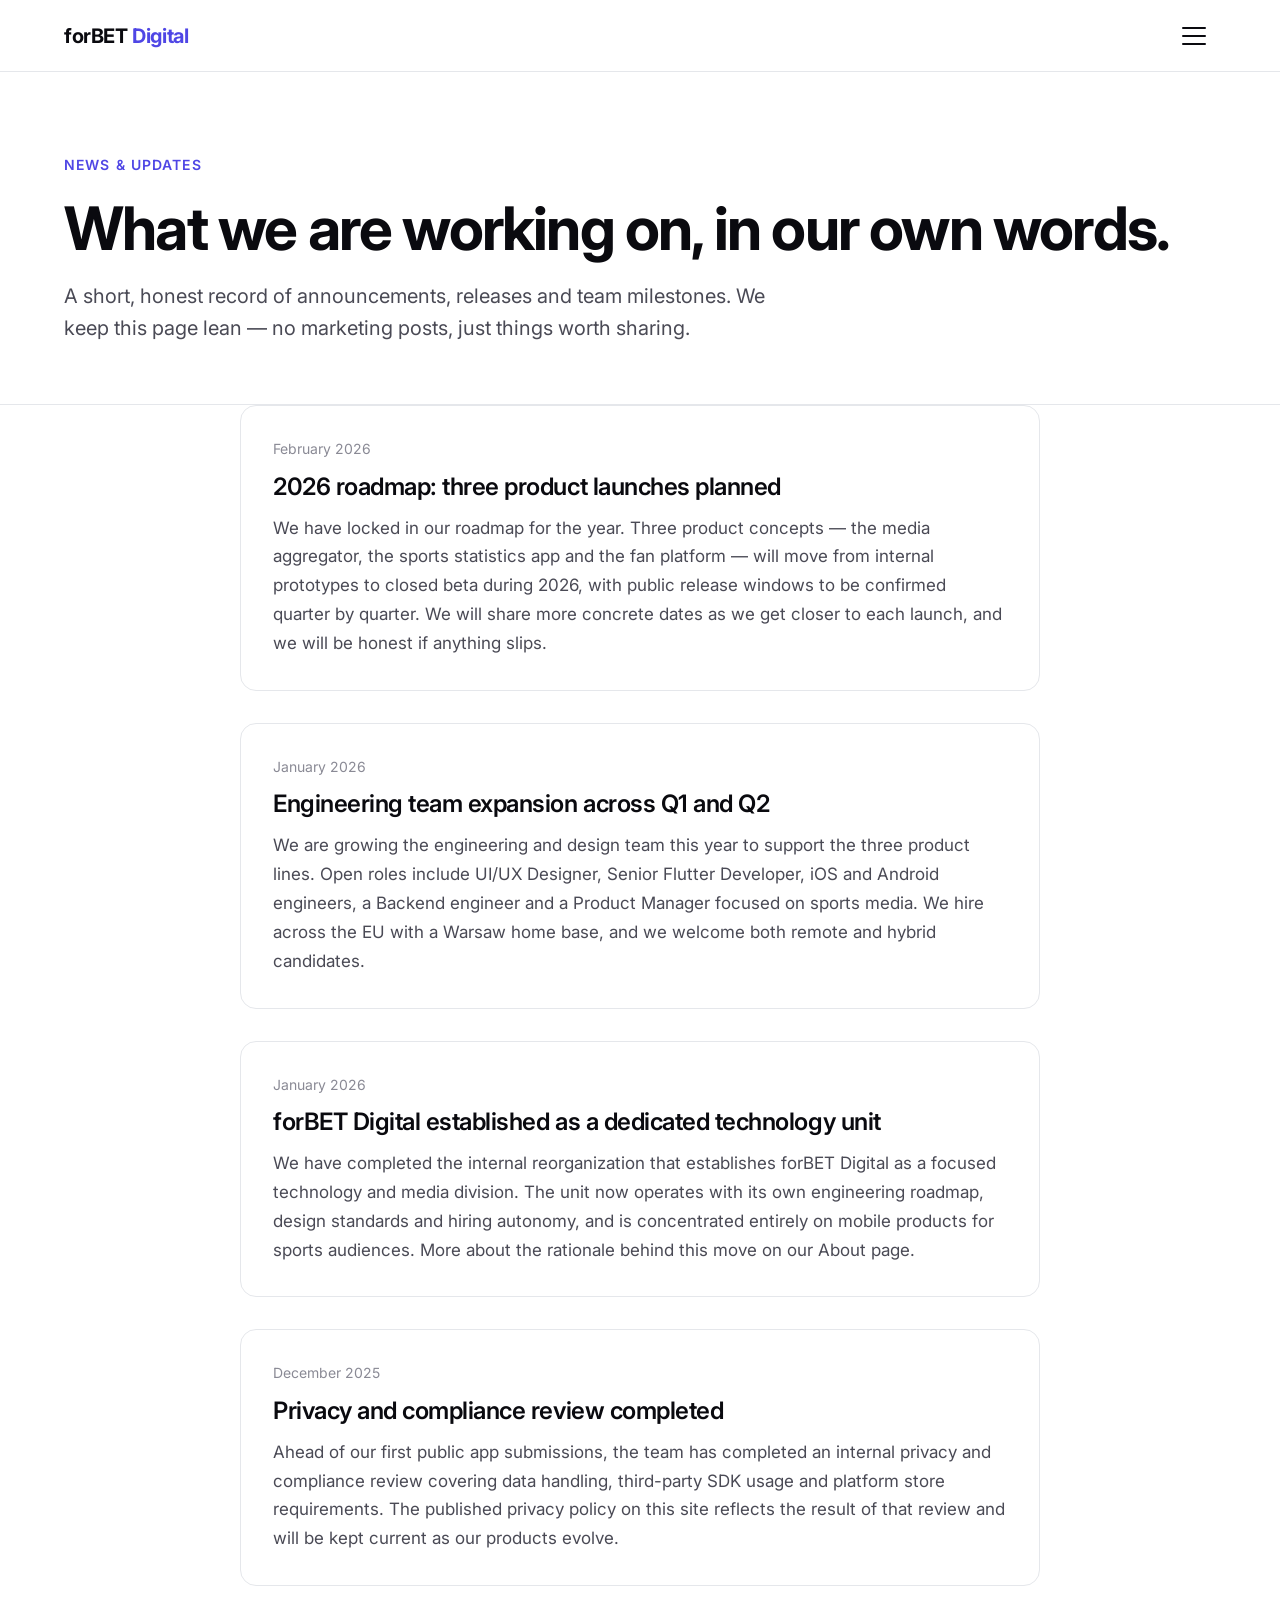
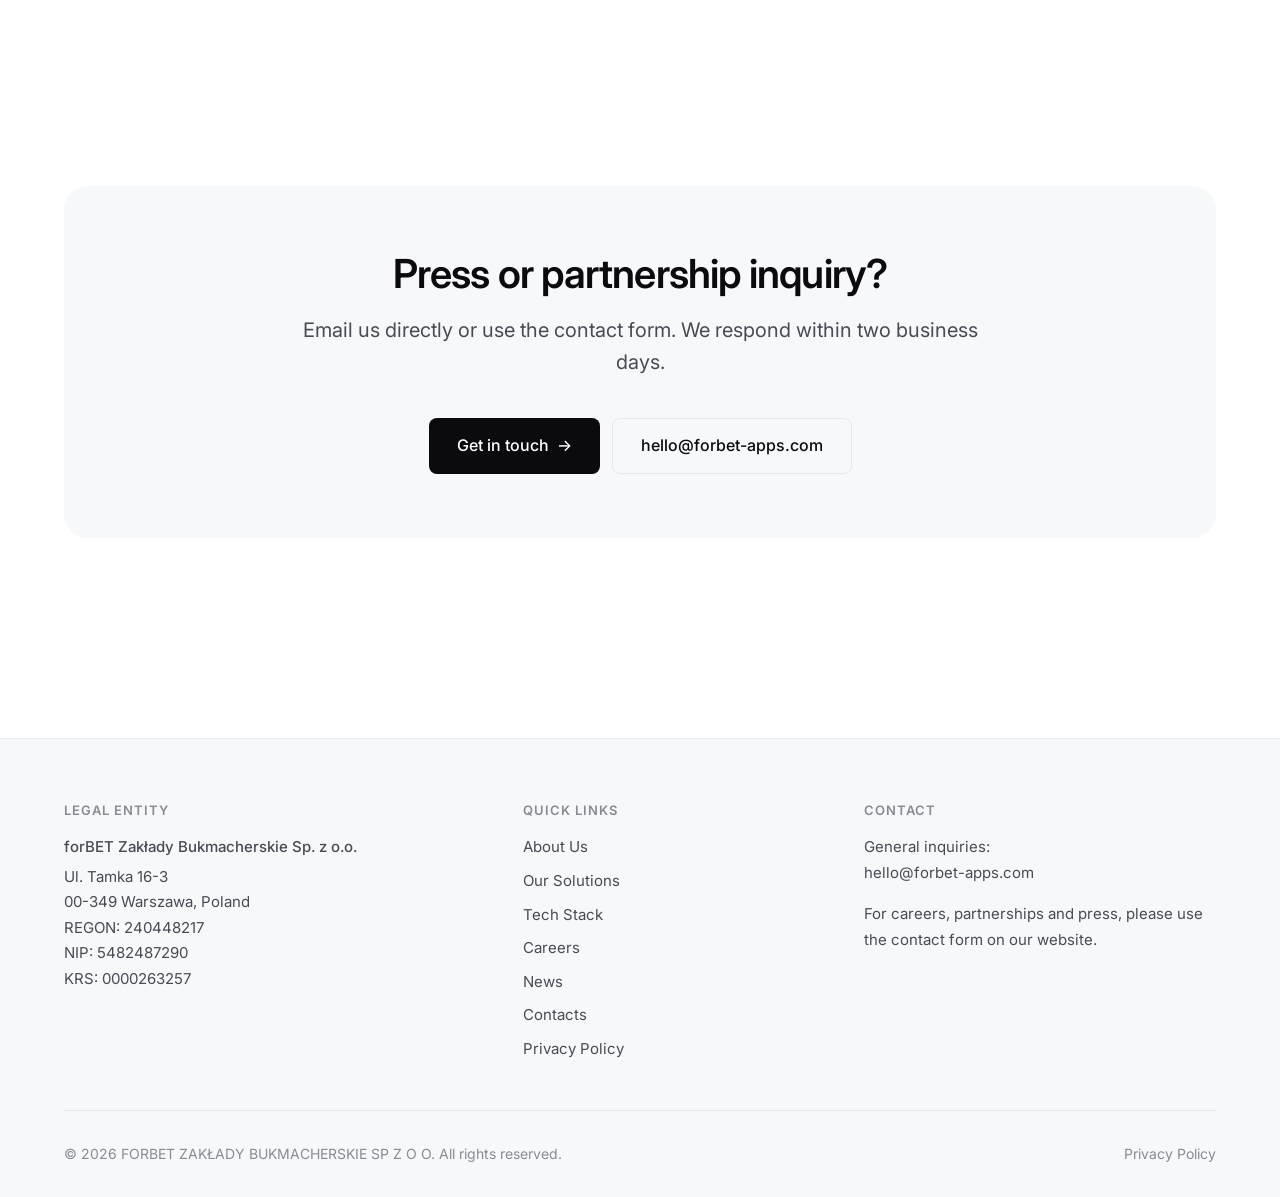
<file: news/index.html>
<!DOCTYPE html>
<html lang="en">
<head>
  <meta charset="UTF-8" />
  <meta name="viewport" content="width=device-width, initial-scale=1.0" />
  <title>News — forBET Digital</title>
  <meta name="description" content="Announcements and updates from the forBET Digital team. 2026 product plans, hiring news and more." />
  <link rel="preconnect" href="https://fonts.googleapis.com" />
  <link rel="preconnect" href="https://fonts.gstatic.com" crossorigin />
  <link href="https://fonts.googleapis.com/css2?family=Inter:wght@400;500;600;700&display=swap" rel="stylesheet" />
  <link rel="stylesheet" href="/assets/style.css" />
</head>
<body>

<header class="site-header">
  <div class="container header-inner">
    <a href="/" class="logo">forBET <span class="logo-accent">Digital</span></a>
    <button class="burger" aria-label="Open menu" aria-expanded="false" aria-controls="main-menu">
      <span></span><span></span><span></span>
    </button>
  </div>
</header>

<nav id="main-menu" class="fullscreen-menu" aria-hidden="true">
  <div class="menu-nav">
    <a href="/">Home</a>
    <a href="/about/">About Us</a>
    <a href="/solutions/">Our Solutions</a>
    <a href="/tech-stack/">Tech Stack</a>
    <a href="/careers/">Careers</a>
    <a href="/news/">News</a>
    <a href="/contacts/">Contacts</a>
    <a href="/policy/">Privacy Policy</a>
    <div class="menu-footer">hello@forbet-apps.com</div>
  </div>
</nav>

<main>

  <section class="page-hero">
    <div class="container">
      <span class="eyebrow">News &amp; updates</span>
      <h1>What we are working on, in our own words.</h1>
      <p class="lead">A short, honest record of announcements, releases and team milestones. We keep this page lean — no marketing posts, just things worth sharing.</p>
    </div>
  </section>

  <section style="padding-top: 0;">
    <div class="container">
      <div class="news-list">

        <article class="news-item">
          <div class="news-date">February 2026</div>
          <h3>2026 roadmap: three product launches planned</h3>
          <p>We have locked in our roadmap for the year. Three product concepts — the media aggregator, the sports statistics app and the fan platform — will move from internal prototypes to closed beta during 2026, with public release windows to be confirmed quarter by quarter. We will share more concrete dates as we get closer to each launch, and we will be honest if anything slips.</p>
        </article>

        <article class="news-item">
          <div class="news-date">January 2026</div>
          <h3>Engineering team expansion across Q1 and Q2</h3>
          <p>We are growing the engineering and design team this year to support the three product lines. Open roles include UI/UX Designer, Senior Flutter Developer, iOS and Android engineers, a Backend engineer and a Product Manager focused on sports media. We hire across the EU with a Warsaw home base, and we welcome both remote and hybrid candidates.</p>
        </article>

        <article class="news-item">
          <div class="news-date">January 2026</div>
          <h3>forBET Digital established as a dedicated technology unit</h3>
          <p>We have completed the internal reorganization that establishes forBET Digital as a focused technology and media division. The unit now operates with its own engineering roadmap, design standards and hiring autonomy, and is concentrated entirely on mobile products for sports audiences. More about the rationale behind this move on our About page.</p>
        </article>

        <article class="news-item">
          <div class="news-date">December 2025</div>
          <h3>Privacy and compliance review completed</h3>
          <p>Ahead of our first public app submissions, the team has completed an internal privacy and compliance review covering data handling, third-party SDK usage and platform store requirements. The published privacy policy on this site reflects the result of that review and will be kept current as our products evolve.</p>
        </article>

      </div>
    </div>
  </section>

  <section>
    <div class="container">
      <div class="cta-section">
        <h2>Press or partnership inquiry?</h2>
        <p class="lead">Email us directly or use the contact form. We respond within two business days.</p>
        <div class="hero-actions" style="justify-content: center;">
          <a href="/contacts/" class="btn btn-primary btn-arrow">Get in touch</a>
          <a href="mailto:hello@forbet-apps.com" class="btn btn-secondary">hello@forbet-apps.com</a>
        </div>
      </div>
    </div>
  </section>

</main>

<footer class="site-footer">
  <div class="container">
    <div class="footer-grid">
      <div class="footer-col">
        <h4>Legal entity</h4>
        <p class="legal-name">forBET Zakłady Bukmacherskie Sp. z o.o.</p>
        <p class="legal-details">
          <span>Ul. Tamka 16-3</span>
          <span>00-349 Warszawa, Poland</span>
          <span>REGON: 240448217</span>
          <span>NIP: 5482487290</span>
          <span>KRS: 0000263257</span>
        </p>
      </div>
      <div class="footer-col">
        <h4>Quick links</h4>
        <ul>
          <li><a href="/about/">About Us</a></li>
          <li><a href="/solutions/">Our Solutions</a></li>
          <li><a href="/tech-stack/">Tech Stack</a></li>
          <li><a href="/careers/">Careers</a></li>
          <li><a href="/news/">News</a></li>
          <li><a href="/contacts/">Contacts</a></li>
          <li><a href="/policy/">Privacy Policy</a></li>
        </ul>
      </div>
      <div class="footer-col">
        <h4>Contact</h4>
        <p>General inquiries:<br /><a href="mailto:hello@forbet-apps.com">hello@forbet-apps.com</a></p>
        <p style="margin-top: 16px;">For careers, partnerships and press, please use the contact form on our website.</p>
      </div>
    </div>
    <div class="footer-bottom">
      <span>© 2026 FORBET ZAKŁADY BUKMACHERSKIE SP Z O O. All rights reserved.</span>
      <a href="/policy/">Privacy Policy</a>
    </div>
  </div>
</footer>

<script src="/assets/script.js"></script>
</body>
</html>
</file>
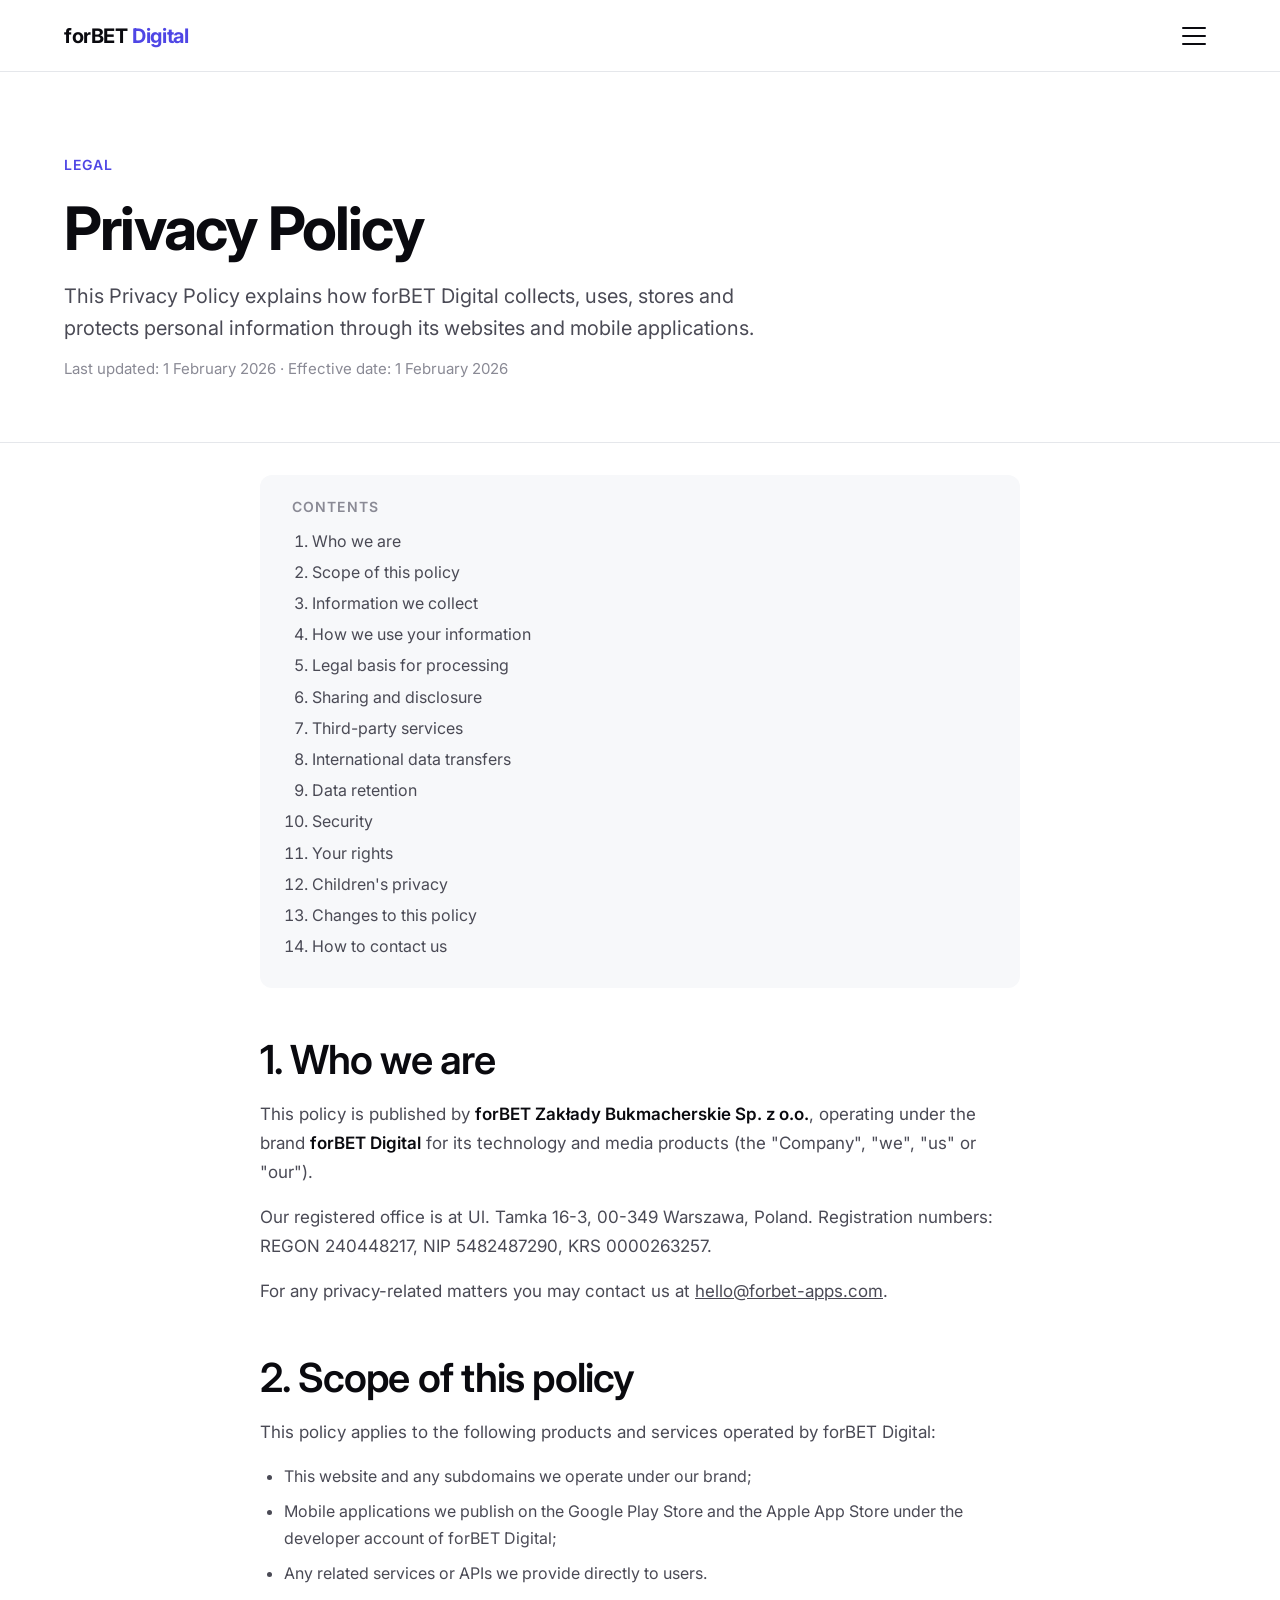
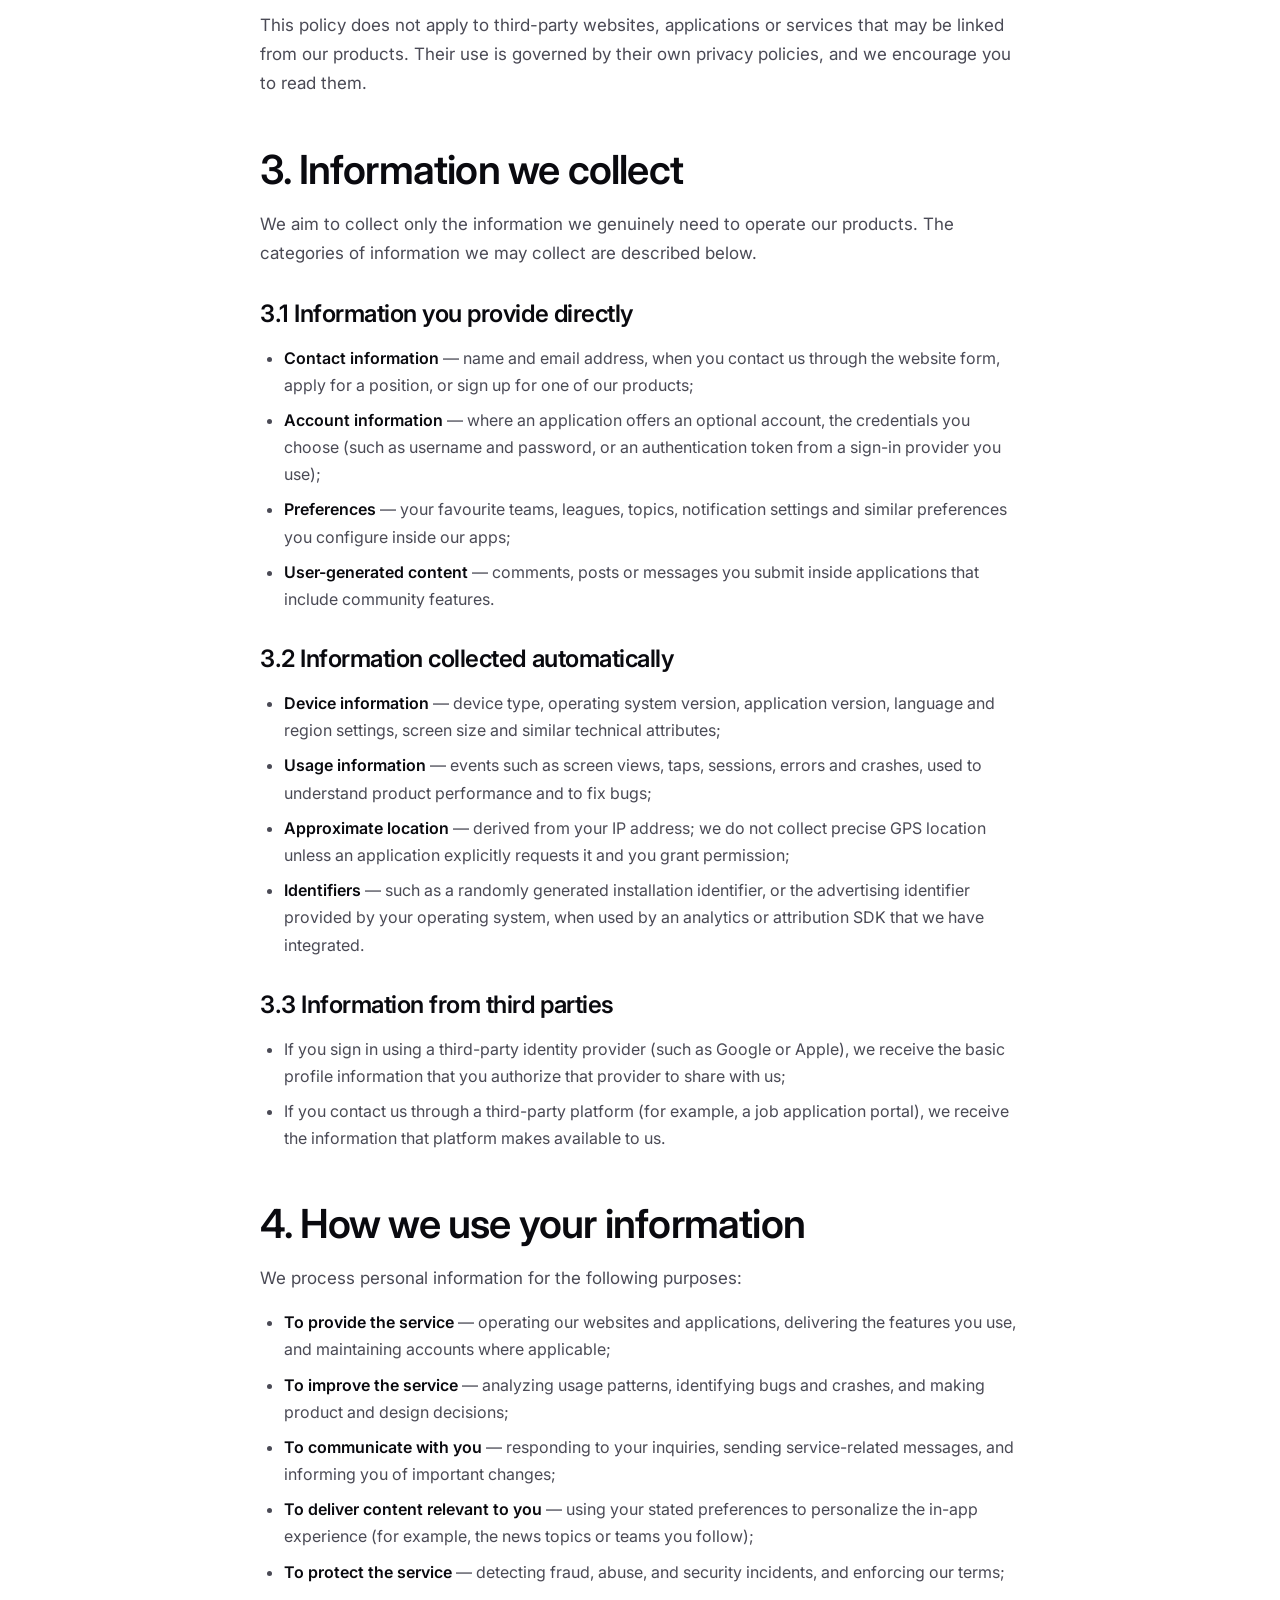
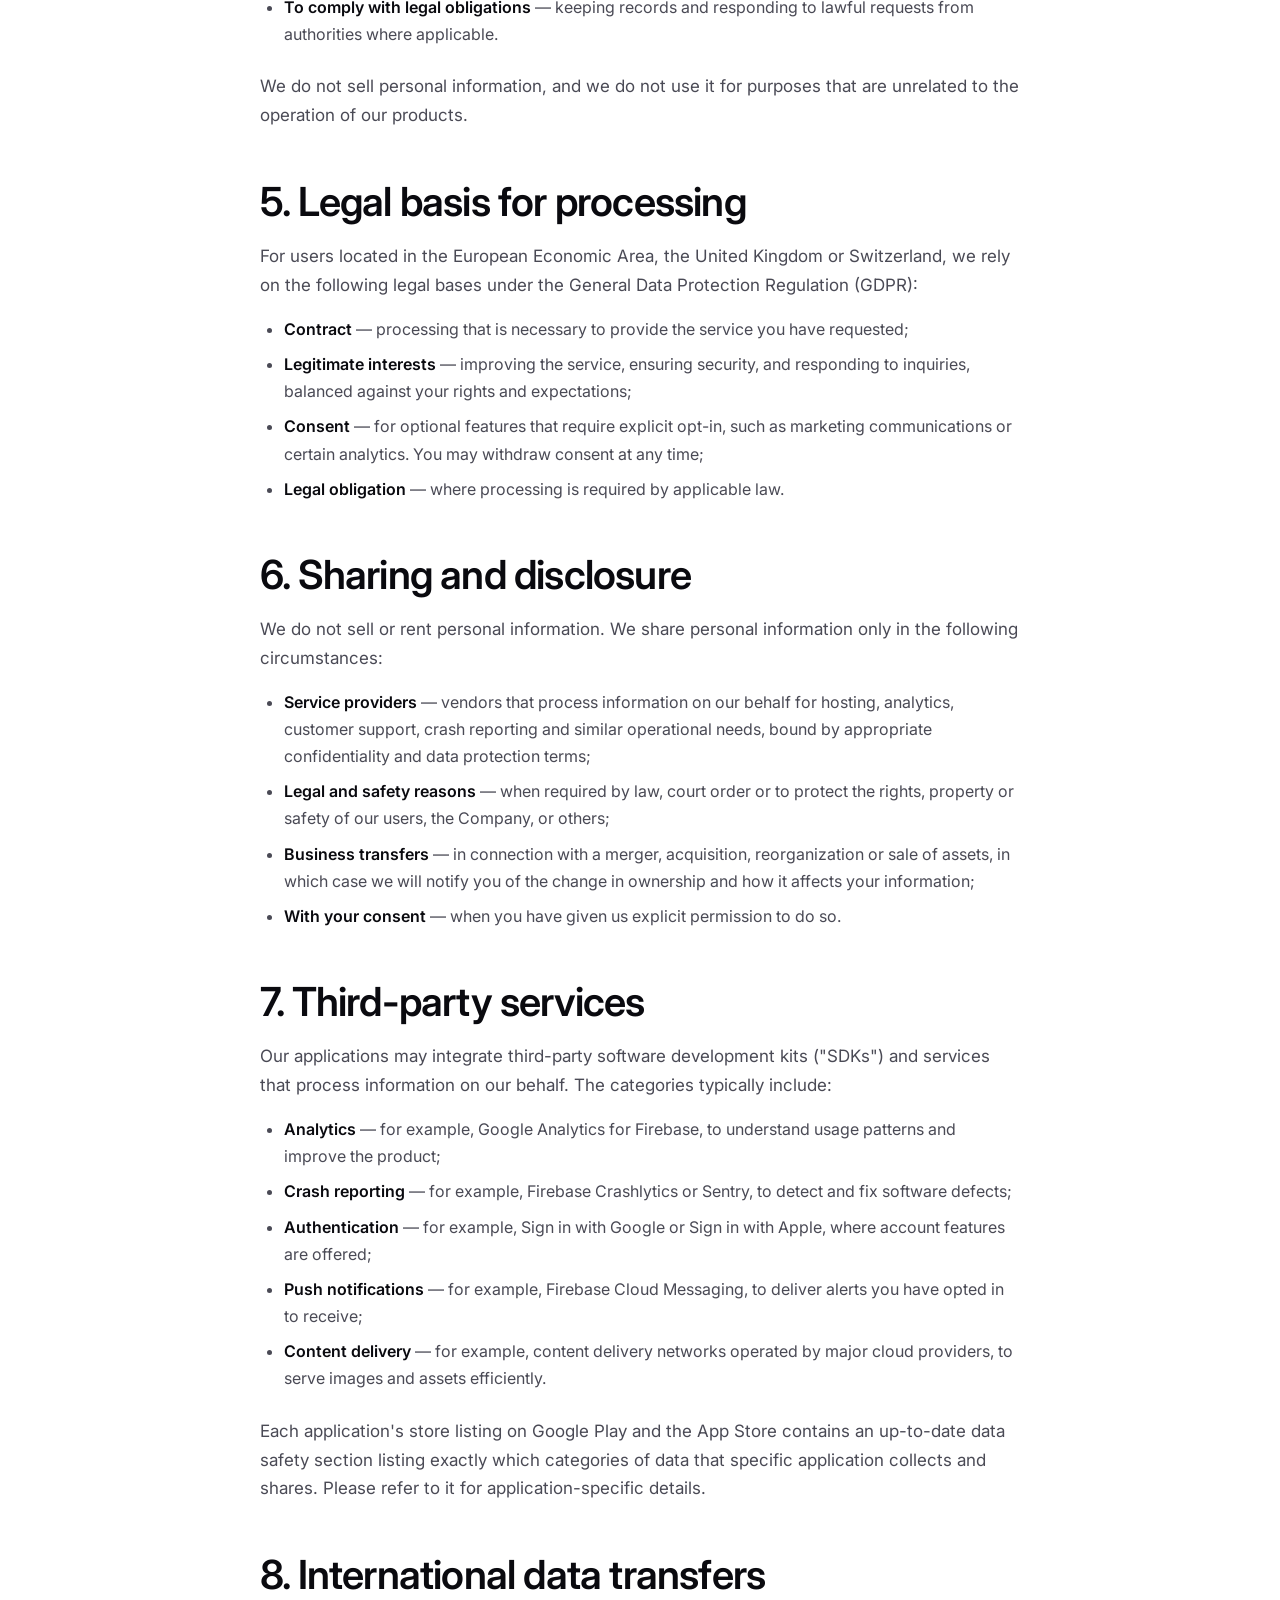
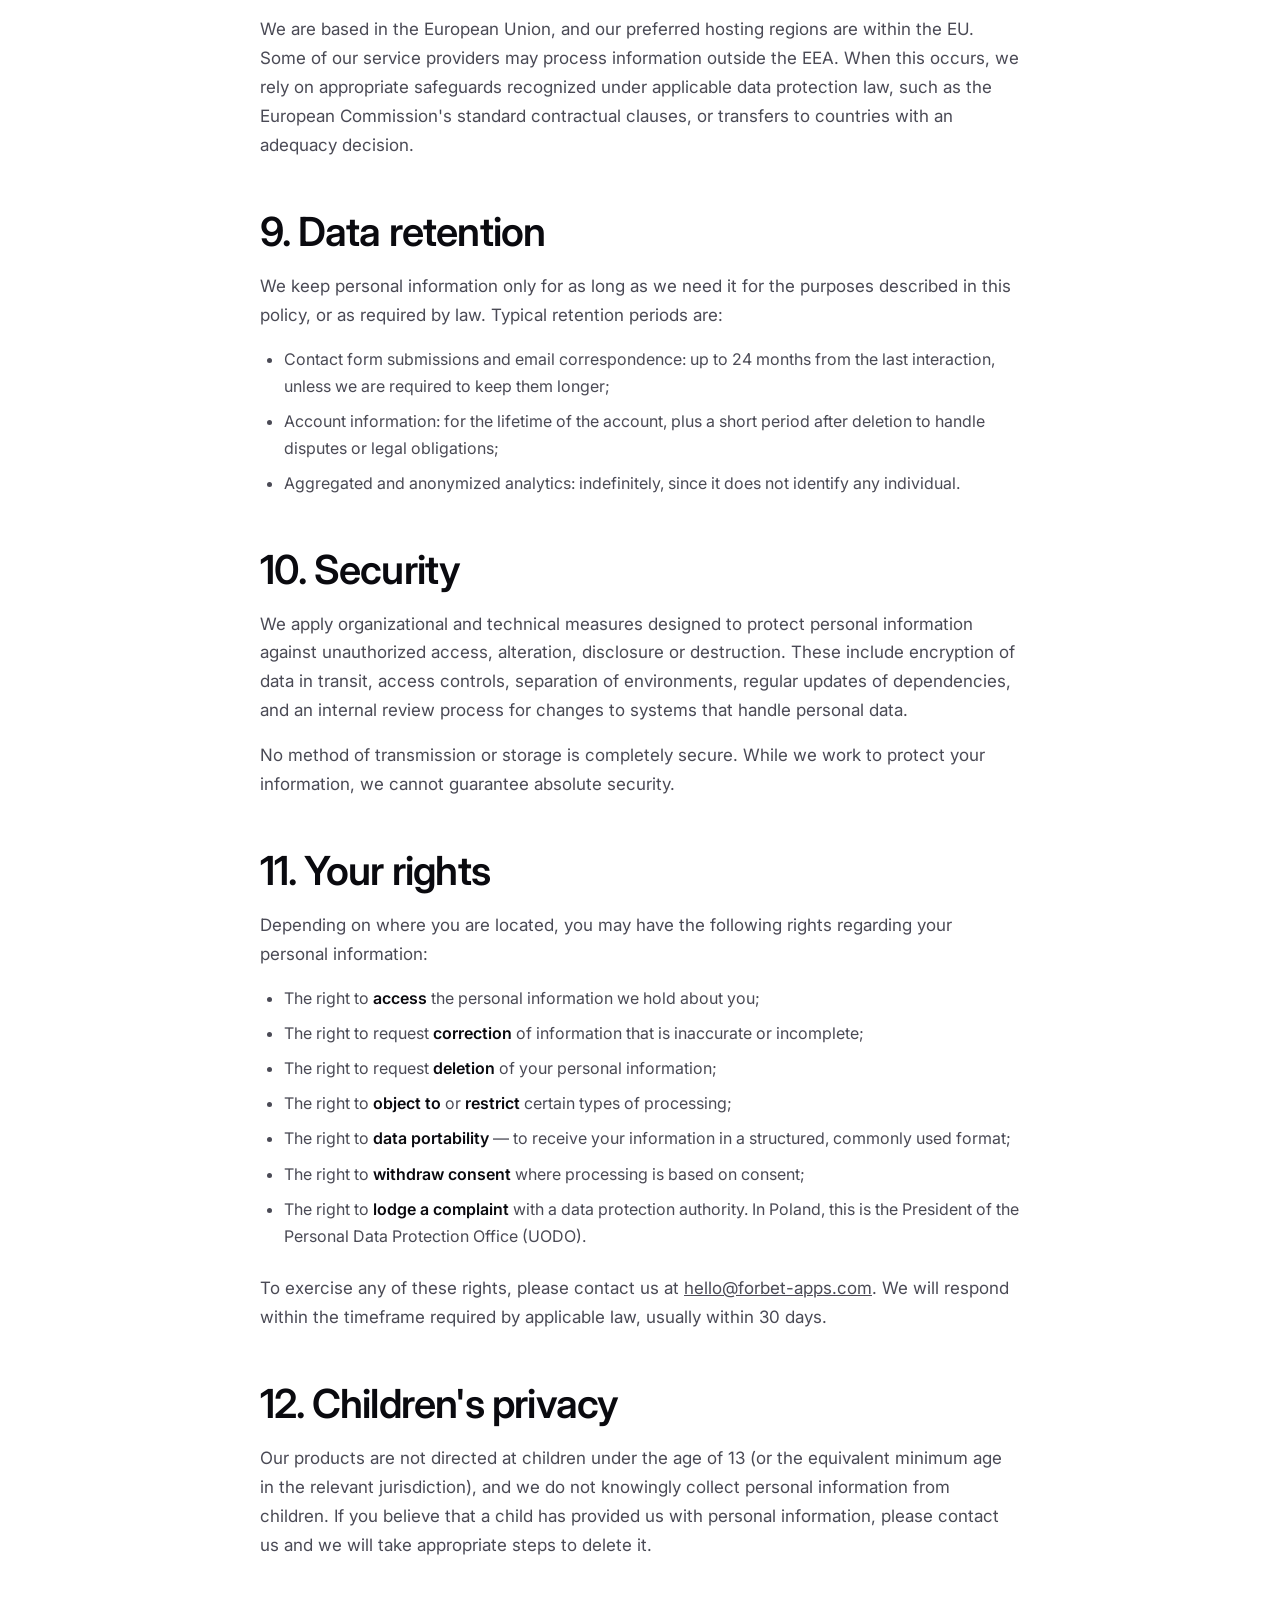
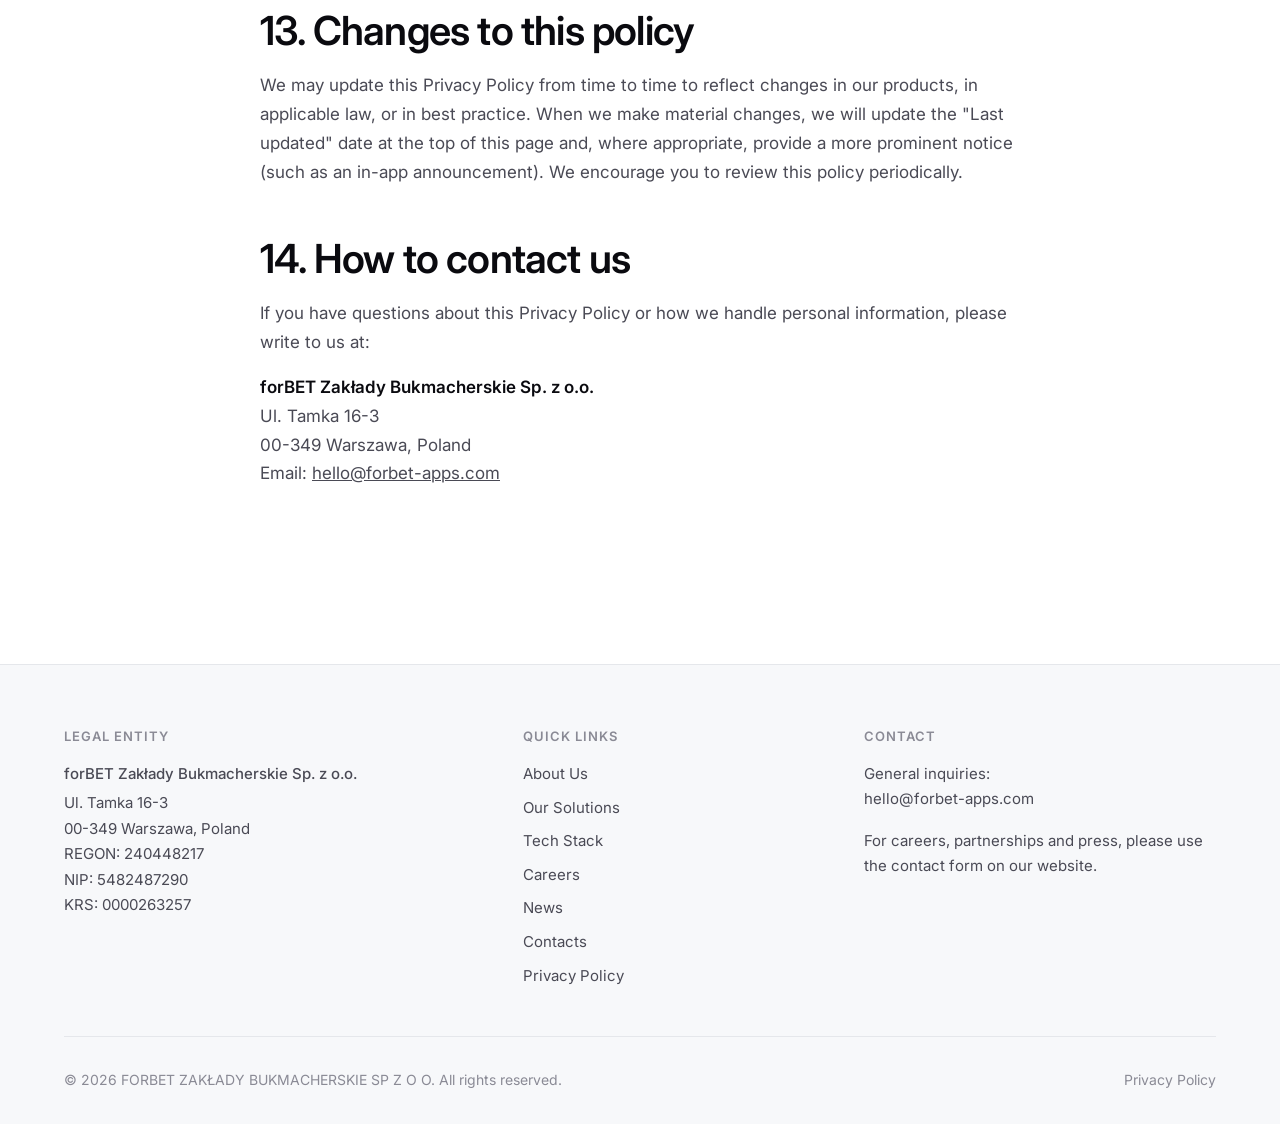
<file: policy/index.html>
<!DOCTYPE html>
<html lang="en">
<head>
  <meta charset="UTF-8" />
  <meta name="viewport" content="width=device-width, initial-scale=1.0" />
  <title>Privacy Policy — forBET Digital</title>
  <meta name="description" content="The privacy policy for mobile applications and services operated by forBET Digital." />
  <link rel="preconnect" href="https://fonts.googleapis.com" />
  <link rel="preconnect" href="https://fonts.gstatic.com" crossorigin />
  <link href="https://fonts.googleapis.com/css2?family=Inter:wght@400;500;600;700&display=swap" rel="stylesheet" />
  <link rel="stylesheet" href="/assets/style.css" />
</head>
<body>

<header class="site-header">
  <div class="container header-inner">
    <a href="/" class="logo">forBET <span class="logo-accent">Digital</span></a>
    <button class="burger" aria-label="Open menu" aria-expanded="false" aria-controls="main-menu">
      <span></span><span></span><span></span>
    </button>
  </div>
</header>

<nav id="main-menu" class="fullscreen-menu" aria-hidden="true">
  <div class="menu-nav">
    <a href="/">Home</a>
    <a href="/about/">About Us</a>
    <a href="/solutions/">Our Solutions</a>
    <a href="/tech-stack/">Tech Stack</a>
    <a href="/careers/">Careers</a>
    <a href="/news/">News</a>
    <a href="/contacts/">Contacts</a>
    <a href="/policy/">Privacy Policy</a>
    <div class="menu-footer">hello@forbet-apps.com</div>
  </div>
</nav>

<main>

  <section class="page-hero">
    <div class="container">
      <span class="eyebrow">Legal</span>
      <h1>Privacy Policy</h1>
      <p class="lead">This Privacy Policy explains how forBET Digital collects, uses, stores and protects personal information through its websites and mobile applications.</p>
      <p style="margin-top: 12px; font-size: 0.9375rem; color: var(--color-text-muted);">Last updated: 1 February 2026 · Effective date: 1 February 2026</p>
    </div>
  </section>

  <section style="padding-top: 0;">
    <div class="container">
      <div class="content-block">

        <div class="policy-toc">
          <h4>Contents</h4>
          <ol>
            <li><a href="#who-we-are">Who we are</a></li>
            <li><a href="#scope">Scope of this policy</a></li>
            <li><a href="#data-we-collect">Information we collect</a></li>
            <li><a href="#how-we-use">How we use your information</a></li>
            <li><a href="#legal-basis">Legal basis for processing</a></li>
            <li><a href="#sharing">Sharing and disclosure</a></li>
            <li><a href="#third-parties">Third-party services</a></li>
            <li><a href="#international">International data transfers</a></li>
            <li><a href="#retention">Data retention</a></li>
            <li><a href="#security">Security</a></li>
            <li><a href="#rights">Your rights</a></li>
            <li><a href="#children">Children's privacy</a></li>
            <li><a href="#changes">Changes to this policy</a></li>
            <li><a href="#contact">How to contact us</a></li>
          </ol>
        </div>

        <h2 id="who-we-are">1. Who we are</h2>
        <p>This policy is published by <strong>forBET Zakłady Bukmacherskie Sp. z o.o.</strong>, operating under the brand <strong>forBET Digital</strong> for its technology and media products (the "Company", "we", "us" or "our").</p>
        <p>Our registered office is at Ul. Tamka 16-3, 00-349 Warszawa, Poland. Registration numbers: REGON 240448217, NIP 5482487290, KRS 0000263257.</p>
        <p>For any privacy-related matters you may contact us at <a href="mailto:hello@forbet-apps.com" style="text-decoration: underline;">hello@forbet-apps.com</a>.</p>

        <h2 id="scope">2. Scope of this policy</h2>
        <p>This policy applies to the following products and services operated by forBET Digital:</p>
        <ul>
          <li>This website and any subdomains we operate under our brand;</li>
          <li>Mobile applications we publish on the Google Play Store and the Apple App Store under the developer account of forBET Digital;</li>
          <li>Any related services or APIs we provide directly to users.</li>
        </ul>
        <p>This policy does not apply to third-party websites, applications or services that may be linked from our products. Their use is governed by their own privacy policies, and we encourage you to read them.</p>

        <h2 id="data-we-collect">3. Information we collect</h2>
        <p>We aim to collect only the information we genuinely need to operate our products. The categories of information we may collect are described below.</p>

        <h3>3.1 Information you provide directly</h3>
        <ul>
          <li><strong>Contact information</strong> — name and email address, when you contact us through the website form, apply for a position, or sign up for one of our products;</li>
          <li><strong>Account information</strong> — where an application offers an optional account, the credentials you choose (such as username and password, or an authentication token from a sign-in provider you use);</li>
          <li><strong>Preferences</strong> — your favourite teams, leagues, topics, notification settings and similar preferences you configure inside our apps;</li>
          <li><strong>User-generated content</strong> — comments, posts or messages you submit inside applications that include community features.</li>
        </ul>

        <h3>3.2 Information collected automatically</h3>
        <ul>
          <li><strong>Device information</strong> — device type, operating system version, application version, language and region settings, screen size and similar technical attributes;</li>
          <li><strong>Usage information</strong> — events such as screen views, taps, sessions, errors and crashes, used to understand product performance and to fix bugs;</li>
          <li><strong>Approximate location</strong> — derived from your IP address; we do not collect precise GPS location unless an application explicitly requests it and you grant permission;</li>
          <li><strong>Identifiers</strong> — such as a randomly generated installation identifier, or the advertising identifier provided by your operating system, when used by an analytics or attribution SDK that we have integrated.</li>
        </ul>

        <h3>3.3 Information from third parties</h3>
        <ul>
          <li>If you sign in using a third-party identity provider (such as Google or Apple), we receive the basic profile information that you authorize that provider to share with us;</li>
          <li>If you contact us through a third-party platform (for example, a job application portal), we receive the information that platform makes available to us.</li>
        </ul>

        <h2 id="how-we-use">4. How we use your information</h2>
        <p>We process personal information for the following purposes:</p>
        <ul>
          <li><strong>To provide the service</strong> — operating our websites and applications, delivering the features you use, and maintaining accounts where applicable;</li>
          <li><strong>To improve the service</strong> — analyzing usage patterns, identifying bugs and crashes, and making product and design decisions;</li>
          <li><strong>To communicate with you</strong> — responding to your inquiries, sending service-related messages, and informing you of important changes;</li>
          <li><strong>To deliver content relevant to you</strong> — using your stated preferences to personalize the in-app experience (for example, the news topics or teams you follow);</li>
          <li><strong>To protect the service</strong> — detecting fraud, abuse, and security incidents, and enforcing our terms;</li>
          <li><strong>To comply with legal obligations</strong> — keeping records and responding to lawful requests from authorities where applicable.</li>
        </ul>
        <p>We do not sell personal information, and we do not use it for purposes that are unrelated to the operation of our products.</p>

        <h2 id="legal-basis">5. Legal basis for processing</h2>
        <p>For users located in the European Economic Area, the United Kingdom or Switzerland, we rely on the following legal bases under the General Data Protection Regulation (GDPR):</p>
        <ul>
          <li><strong>Contract</strong> — processing that is necessary to provide the service you have requested;</li>
          <li><strong>Legitimate interests</strong> — improving the service, ensuring security, and responding to inquiries, balanced against your rights and expectations;</li>
          <li><strong>Consent</strong> — for optional features that require explicit opt-in, such as marketing communications or certain analytics. You may withdraw consent at any time;</li>
          <li><strong>Legal obligation</strong> — where processing is required by applicable law.</li>
        </ul>

        <h2 id="sharing">6. Sharing and disclosure</h2>
        <p>We do not sell or rent personal information. We share personal information only in the following circumstances:</p>
        <ul>
          <li><strong>Service providers</strong> — vendors that process information on our behalf for hosting, analytics, customer support, crash reporting and similar operational needs, bound by appropriate confidentiality and data protection terms;</li>
          <li><strong>Legal and safety reasons</strong> — when required by law, court order or to protect the rights, property or safety of our users, the Company, or others;</li>
          <li><strong>Business transfers</strong> — in connection with a merger, acquisition, reorganization or sale of assets, in which case we will notify you of the change in ownership and how it affects your information;</li>
          <li><strong>With your consent</strong> — when you have given us explicit permission to do so.</li>
        </ul>

        <h2 id="third-parties">7. Third-party services</h2>
        <p>Our applications may integrate third-party software development kits ("SDKs") and services that process information on our behalf. The categories typically include:</p>
        <ul>
          <li><strong>Analytics</strong> — for example, Google Analytics for Firebase, to understand usage patterns and improve the product;</li>
          <li><strong>Crash reporting</strong> — for example, Firebase Crashlytics or Sentry, to detect and fix software defects;</li>
          <li><strong>Authentication</strong> — for example, Sign in with Google or Sign in with Apple, where account features are offered;</li>
          <li><strong>Push notifications</strong> — for example, Firebase Cloud Messaging, to deliver alerts you have opted in to receive;</li>
          <li><strong>Content delivery</strong> — for example, content delivery networks operated by major cloud providers, to serve images and assets efficiently.</li>
        </ul>
        <p>Each application's store listing on Google Play and the App Store contains an up-to-date data safety section listing exactly which categories of data that specific application collects and shares. Please refer to it for application-specific details.</p>

        <h2 id="international">8. International data transfers</h2>
        <p>We are based in the European Union, and our preferred hosting regions are within the EU. Some of our service providers may process information outside the EEA. When this occurs, we rely on appropriate safeguards recognized under applicable data protection law, such as the European Commission's standard contractual clauses, or transfers to countries with an adequacy decision.</p>

        <h2 id="retention">9. Data retention</h2>
        <p>We keep personal information only for as long as we need it for the purposes described in this policy, or as required by law. Typical retention periods are:</p>
        <ul>
          <li>Contact form submissions and email correspondence: up to 24 months from the last interaction, unless we are required to keep them longer;</li>
          <li>Account information: for the lifetime of the account, plus a short period after deletion to handle disputes or legal obligations;</li>
          <li>Aggregated and anonymized analytics: indefinitely, since it does not identify any individual.</li>
        </ul>

        <h2 id="security">10. Security</h2>
        <p>We apply organizational and technical measures designed to protect personal information against unauthorized access, alteration, disclosure or destruction. These include encryption of data in transit, access controls, separation of environments, regular updates of dependencies, and an internal review process for changes to systems that handle personal data.</p>
        <p>No method of transmission or storage is completely secure. While we work to protect your information, we cannot guarantee absolute security.</p>

        <h2 id="rights">11. Your rights</h2>
        <p>Depending on where you are located, you may have the following rights regarding your personal information:</p>
        <ul>
          <li>The right to <strong>access</strong> the personal information we hold about you;</li>
          <li>The right to request <strong>correction</strong> of information that is inaccurate or incomplete;</li>
          <li>The right to request <strong>deletion</strong> of your personal information;</li>
          <li>The right to <strong>object to</strong> or <strong>restrict</strong> certain types of processing;</li>
          <li>The right to <strong>data portability</strong> — to receive your information in a structured, commonly used format;</li>
          <li>The right to <strong>withdraw consent</strong> where processing is based on consent;</li>
          <li>The right to <strong>lodge a complaint</strong> with a data protection authority. In Poland, this is the President of the Personal Data Protection Office (UODO).</li>
        </ul>
        <p>To exercise any of these rights, please contact us at <a href="mailto:hello@forbet-apps.com" style="text-decoration: underline;">hello@forbet-apps.com</a>. We will respond within the timeframe required by applicable law, usually within 30 days.</p>

        <h2 id="children">12. Children's privacy</h2>
        <p>Our products are not directed at children under the age of 13 (or the equivalent minimum age in the relevant jurisdiction), and we do not knowingly collect personal information from children. If you believe that a child has provided us with personal information, please contact us and we will take appropriate steps to delete it.</p>

        <h2 id="changes">13. Changes to this policy</h2>
        <p>We may update this Privacy Policy from time to time to reflect changes in our products, in applicable law, or in best practice. When we make material changes, we will update the "Last updated" date at the top of this page and, where appropriate, provide a more prominent notice (such as an in-app announcement). We encourage you to review this policy periodically.</p>

        <h2 id="contact">14. How to contact us</h2>
        <p>If you have questions about this Privacy Policy or how we handle personal information, please write to us at:</p>
        <p>
          <strong>forBET Zakłady Bukmacherskie Sp. z o.o.</strong><br />
          Ul. Tamka 16-3<br />
          00-349 Warszawa, Poland<br />
          Email: <a href="mailto:hello@forbet-apps.com" style="text-decoration: underline;">hello@forbet-apps.com</a>
        </p>

      </div>
    </div>
  </section>

</main>

<footer class="site-footer">
  <div class="container">
    <div class="footer-grid">
      <div class="footer-col">
        <h4>Legal entity</h4>
        <p class="legal-name">forBET Zakłady Bukmacherskie Sp. z o.o.</p>
        <p class="legal-details">
          <span>Ul. Tamka 16-3</span>
          <span>00-349 Warszawa, Poland</span>
          <span>REGON: 240448217</span>
          <span>NIP: 5482487290</span>
          <span>KRS: 0000263257</span>
        </p>
      </div>
      <div class="footer-col">
        <h4>Quick links</h4>
        <ul>
          <li><a href="/about/">About Us</a></li>
          <li><a href="/solutions/">Our Solutions</a></li>
          <li><a href="/tech-stack/">Tech Stack</a></li>
          <li><a href="/careers/">Careers</a></li>
          <li><a href="/news/">News</a></li>
          <li><a href="/contacts/">Contacts</a></li>
          <li><a href="/policy/">Privacy Policy</a></li>
        </ul>
      </div>
      <div class="footer-col">
        <h4>Contact</h4>
        <p>General inquiries:<br /><a href="mailto:hello@forbet-apps.com">hello@forbet-apps.com</a></p>
        <p style="margin-top: 16px;">For careers, partnerships and press, please use the contact form on our website.</p>
      </div>
    </div>
    <div class="footer-bottom">
      <span>© 2026 FORBET ZAKŁADY BUKMACHERSKIE SP Z O O. All rights reserved.</span>
      <a href="/policy/">Privacy Policy</a>
    </div>
  </div>
</footer>

<script src="/assets/script.js"></script>
</body>
</html>
</file>
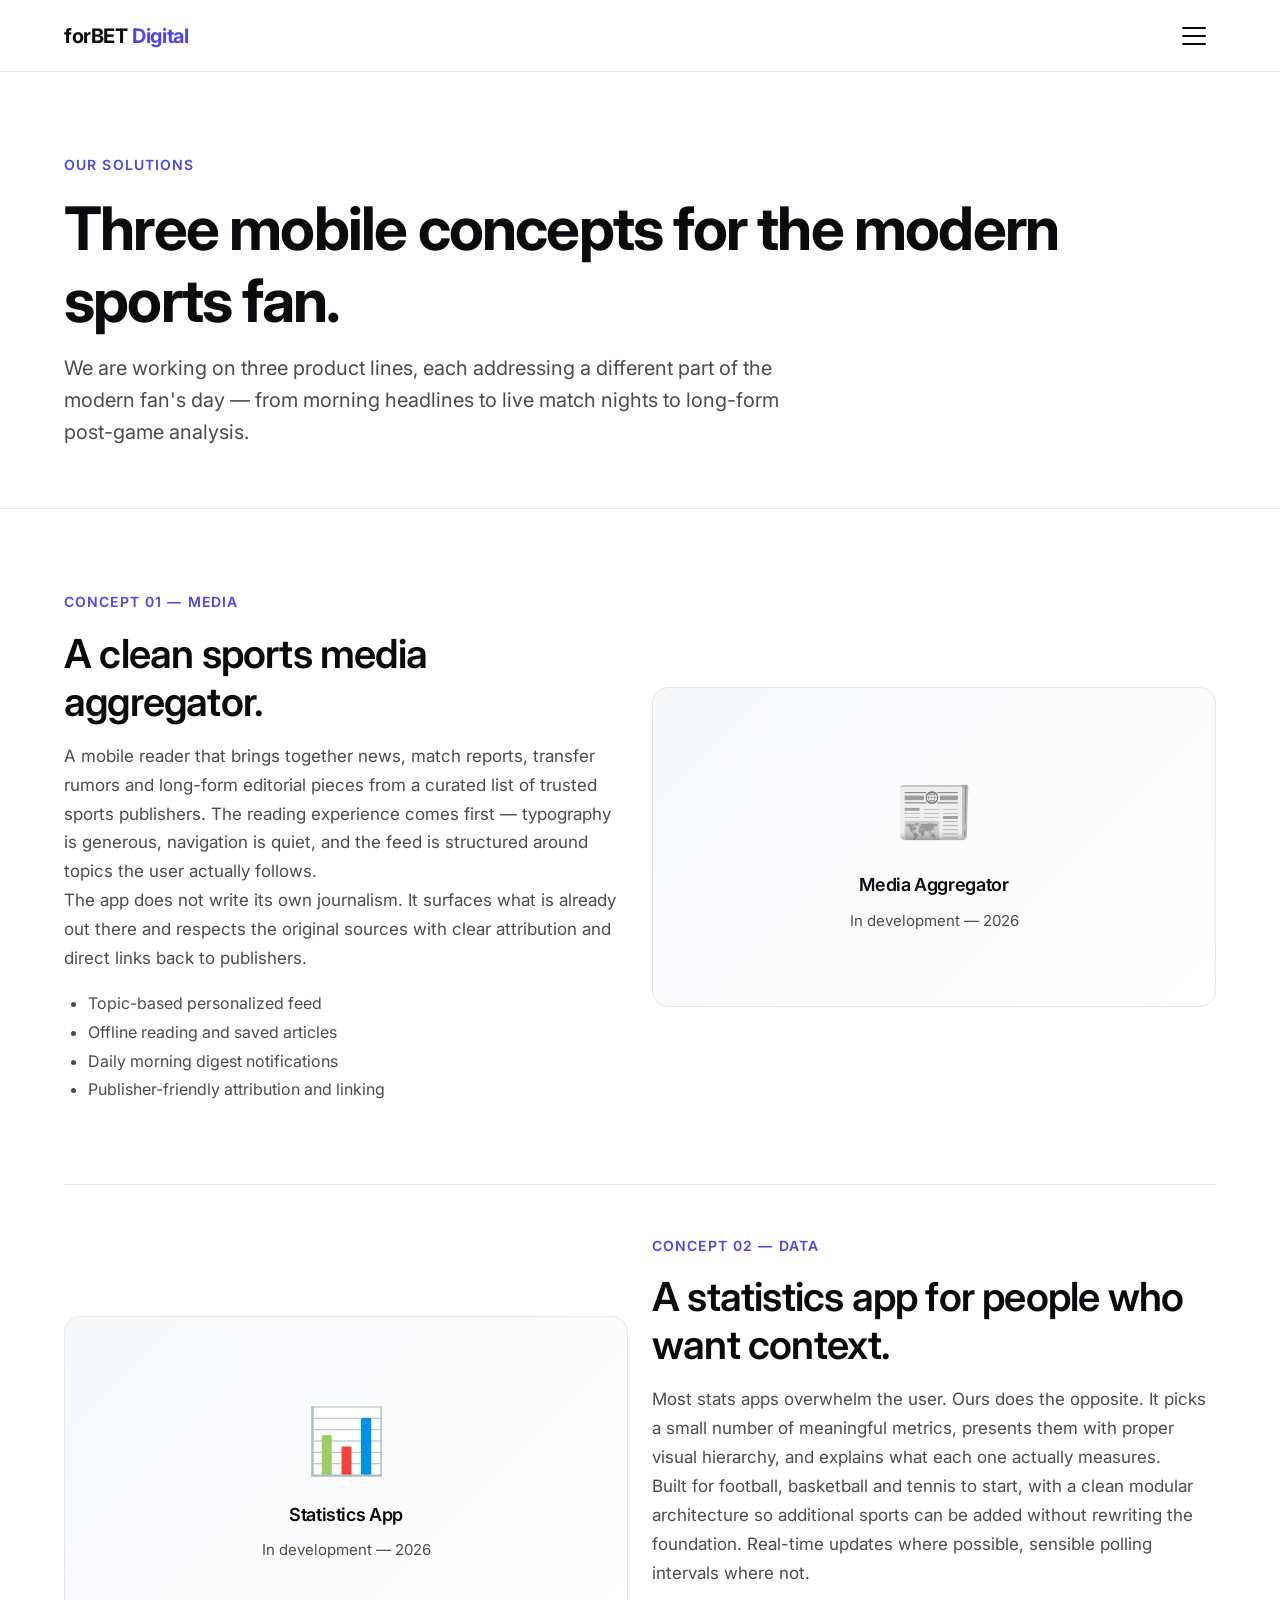
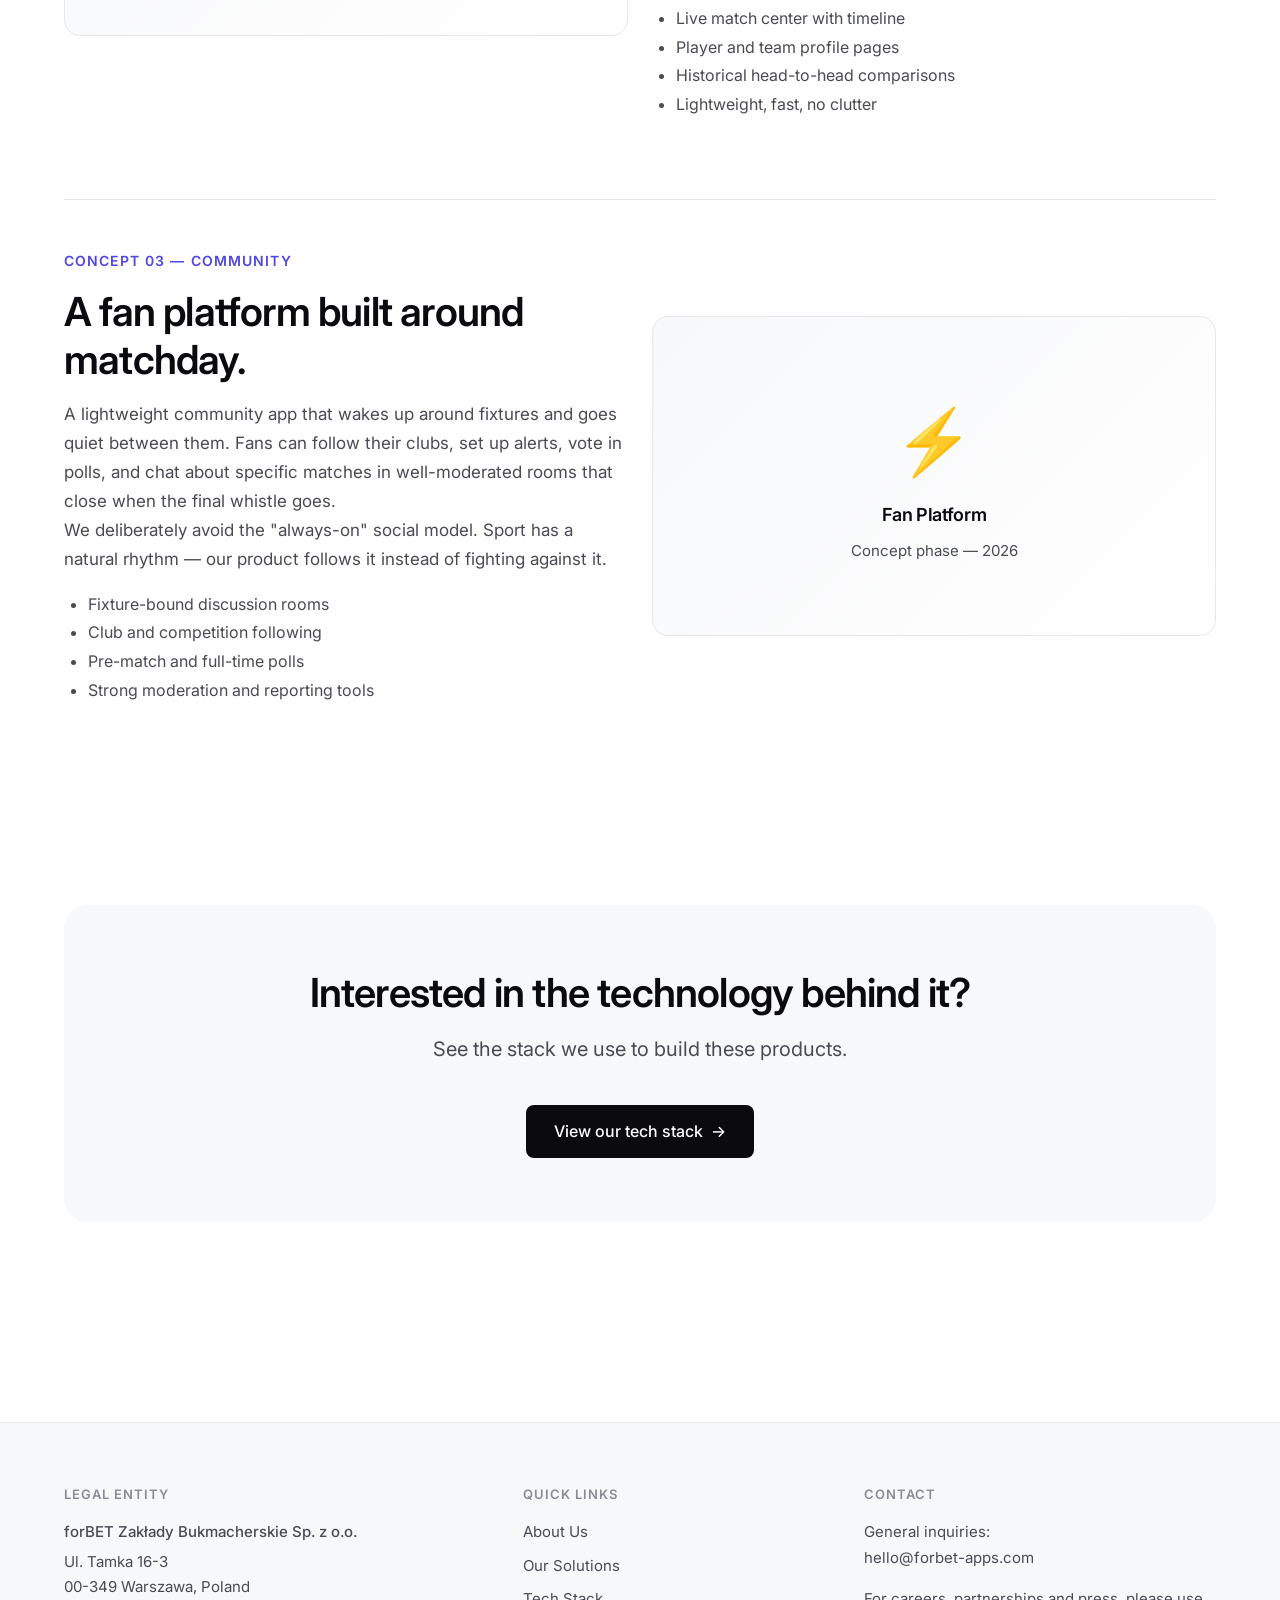
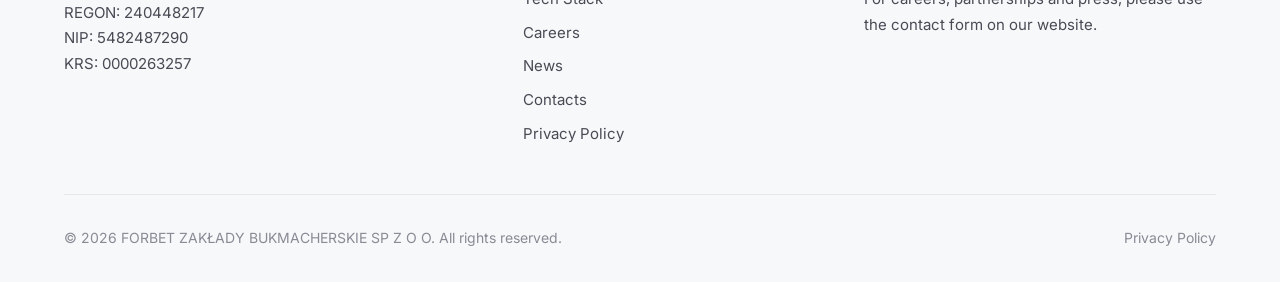
<file: solutions/index.html>
<!DOCTYPE html>
<html lang="en">
<head>
  <meta charset="UTF-8" />
  <meta name="viewport" content="width=device-width, initial-scale=1.0" />
  <title>Our Solutions — forBET Digital</title>
  <meta name="description" content="Three mobile product concepts built by forBET Digital: a media aggregator, a sports statistics app and a fan platform." />
  <link rel="preconnect" href="https://fonts.googleapis.com" />
  <link rel="preconnect" href="https://fonts.gstatic.com" crossorigin />
  <link href="https://fonts.googleapis.com/css2?family=Inter:wght@400;500;600;700&display=swap" rel="stylesheet" />
  <link rel="stylesheet" href="/assets/style.css" />
</head>
<body>

<header class="site-header">
  <div class="container header-inner">
    <a href="/" class="logo">forBET <span class="logo-accent">Digital</span></a>
    <button class="burger" aria-label="Open menu" aria-expanded="false" aria-controls="main-menu">
      <span></span><span></span><span></span>
    </button>
  </div>
</header>

<nav id="main-menu" class="fullscreen-menu" aria-hidden="true">
  <div class="menu-nav">
    <a href="/">Home</a>
    <a href="/about/">About Us</a>
    <a href="/solutions/">Our Solutions</a>
    <a href="/tech-stack/">Tech Stack</a>
    <a href="/careers/">Careers</a>
    <a href="/news/">News</a>
    <a href="/contacts/">Contacts</a>
    <a href="/policy/">Privacy Policy</a>
    <div class="menu-footer">hello@forbet-apps.com</div>
  </div>
</nav>

<main>

  <section class="page-hero">
    <div class="container">
      <span class="eyebrow">Our solutions</span>
      <h1>Three mobile concepts for the modern sports fan.</h1>
      <p class="lead">We are working on three product lines, each addressing a different part of the modern fan's day — from morning headlines to live match nights to long-form post-game analysis.</p>
    </div>
  </section>

  <section>
    <div class="container">

      <!-- Product 1 -->
      <div class="grid grid-2" style="align-items: center; margin-bottom: 80px;">
        <div>
          <span class="eyebrow">Concept 01 — Media</span>
          <h2>A clean sports media aggregator.</h2>
          <p style="margin-top: 16px;">A mobile reader that brings together news, match reports, transfer rumors and long-form editorial pieces from a curated list of trusted sports publishers. The reading experience comes first — typography is generous, navigation is quiet, and the feed is structured around topics the user actually follows.</p>
          <p>The app does not write its own journalism. It surfaces what is already out there and respects the original sources with clear attribution and direct links back to publishers.</p>
          <ul style="margin: 16px 0 0 24px; color: var(--color-text-secondary); line-height: 1.8;">
            <li>Topic-based personalized feed</li>
            <li>Offline reading and saved articles</li>
            <li>Daily morning digest notifications</li>
            <li>Publisher-friendly attribution and linking</li>
          </ul>
        </div>
        <div class="card" style="background: linear-gradient(135deg, #f7f8fa 0%, #ffffff 100%); min-height: 320px; display: flex; align-items: center; justify-content: center; padding: 48px;">
          <div style="text-align: center;">
            <div style="font-size: 4rem; margin-bottom: 12px;">📰</div>
            <h3 style="font-size: 1.125rem;">Media Aggregator</h3>
            <p style="font-size: 0.9375rem; margin-top: 8px;">In development — 2026</p>
          </div>
        </div>
      </div>

      <hr class="divider" />

      <!-- Product 2 -->
      <div class="grid grid-2" style="align-items: center; margin-bottom: 80px;">
        <div class="card" style="background: linear-gradient(135deg, #f7f8fa 0%, #ffffff 100%); min-height: 320px; display: flex; align-items: center; justify-content: center; padding: 48px; order: -1;">
          <div style="text-align: center;">
            <div style="font-size: 4rem; margin-bottom: 12px;">📊</div>
            <h3 style="font-size: 1.125rem;">Statistics App</h3>
            <p style="font-size: 0.9375rem; margin-top: 8px;">In development — 2026</p>
          </div>
        </div>
        <div>
          <span class="eyebrow">Concept 02 — Data</span>
          <h2>A statistics app for people who want context.</h2>
          <p style="margin-top: 16px;">Most stats apps overwhelm the user. Ours does the opposite. It picks a small number of meaningful metrics, presents them with proper visual hierarchy, and explains what each one actually measures.</p>
          <p>Built for football, basketball and tennis to start, with a clean modular architecture so additional sports can be added without rewriting the foundation. Real-time updates where possible, sensible polling intervals where not.</p>
          <ul style="margin: 16px 0 0 24px; color: var(--color-text-secondary); line-height: 1.8;">
            <li>Live match center with timeline</li>
            <li>Player and team profile pages</li>
            <li>Historical head-to-head comparisons</li>
            <li>Lightweight, fast, no clutter</li>
          </ul>
        </div>
      </div>

      <hr class="divider" />

      <!-- Product 3 -->
      <div class="grid grid-2" style="align-items: center;">
        <div>
          <span class="eyebrow">Concept 03 — Community</span>
          <h2>A fan platform built around matchday.</h2>
          <p style="margin-top: 16px;">A lightweight community app that wakes up around fixtures and goes quiet between them. Fans can follow their clubs, set up alerts, vote in polls, and chat about specific matches in well-moderated rooms that close when the final whistle goes.</p>
          <p>We deliberately avoid the "always-on" social model. Sport has a natural rhythm — our product follows it instead of fighting against it.</p>
          <ul style="margin: 16px 0 0 24px; color: var(--color-text-secondary); line-height: 1.8;">
            <li>Fixture-bound discussion rooms</li>
            <li>Club and competition following</li>
            <li>Pre-match and full-time polls</li>
            <li>Strong moderation and reporting tools</li>
          </ul>
        </div>
        <div class="card" style="background: linear-gradient(135deg, #f7f8fa 0%, #ffffff 100%); min-height: 320px; display: flex; align-items: center; justify-content: center; padding: 48px;">
          <div style="text-align: center;">
            <div style="font-size: 4rem; margin-bottom: 12px;">⚡</div>
            <h3 style="font-size: 1.125rem;">Fan Platform</h3>
            <p style="font-size: 0.9375rem; margin-top: 8px;">Concept phase — 2026</p>
          </div>
        </div>
      </div>

    </div>
  </section>

  <section>
    <div class="container">
      <div class="cta-section">
        <h2>Interested in the technology behind it?</h2>
        <p class="lead">See the stack we use to build these products.</p>
        <div class="hero-actions" style="justify-content: center;">
          <a href="/tech-stack/" class="btn btn-primary btn-arrow">View our tech stack</a>
        </div>
      </div>
    </div>
  </section>

</main>

<footer class="site-footer">
  <div class="container">
    <div class="footer-grid">
      <div class="footer-col">
        <h4>Legal entity</h4>
        <p class="legal-name">forBET Zakłady Bukmacherskie Sp. z o.o.</p>
        <p class="legal-details">
          <span>Ul. Tamka 16-3</span>
          <span>00-349 Warszawa, Poland</span>
          <span>REGON: 240448217</span>
          <span>NIP: 5482487290</span>
          <span>KRS: 0000263257</span>
        </p>
      </div>
      <div class="footer-col">
        <h4>Quick links</h4>
        <ul>
          <li><a href="/about/">About Us</a></li>
          <li><a href="/solutions/">Our Solutions</a></li>
          <li><a href="/tech-stack/">Tech Stack</a></li>
          <li><a href="/careers/">Careers</a></li>
          <li><a href="/news/">News</a></li>
          <li><a href="/contacts/">Contacts</a></li>
          <li><a href="/policy/">Privacy Policy</a></li>
        </ul>
      </div>
      <div class="footer-col">
        <h4>Contact</h4>
        <p>General inquiries:<br /><a href="mailto:hello@forbet-apps.com">hello@forbet-apps.com</a></p>
        <p style="margin-top: 16px;">For careers, partnerships and press, please use the contact form on our website.</p>
      </div>
    </div>
    <div class="footer-bottom">
      <span>© 2026 FORBET ZAKŁADY BUKMACHERSKIE SP Z O O. All rights reserved.</span>
      <a href="/policy/">Privacy Policy</a>
    </div>
  </div>
</footer>

<script src="/assets/script.js"></script>
</body>
</html>
</file>
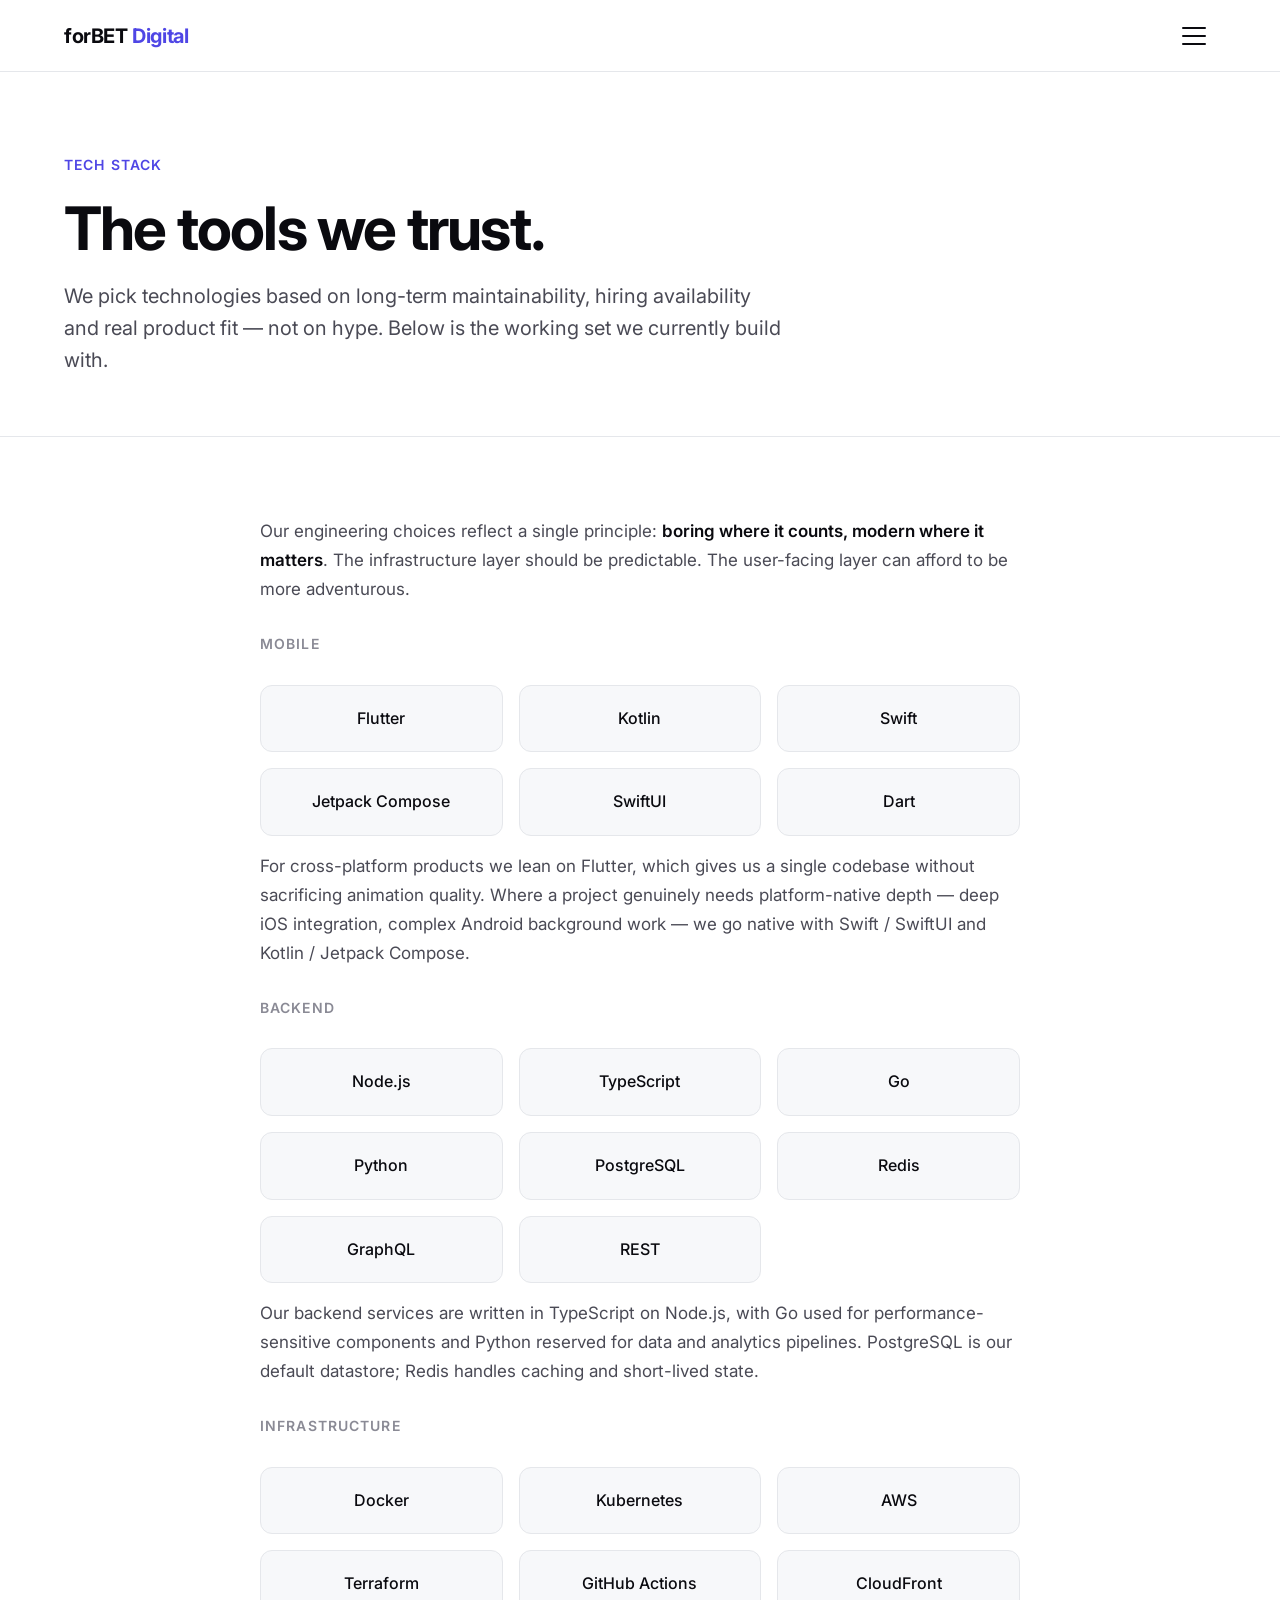
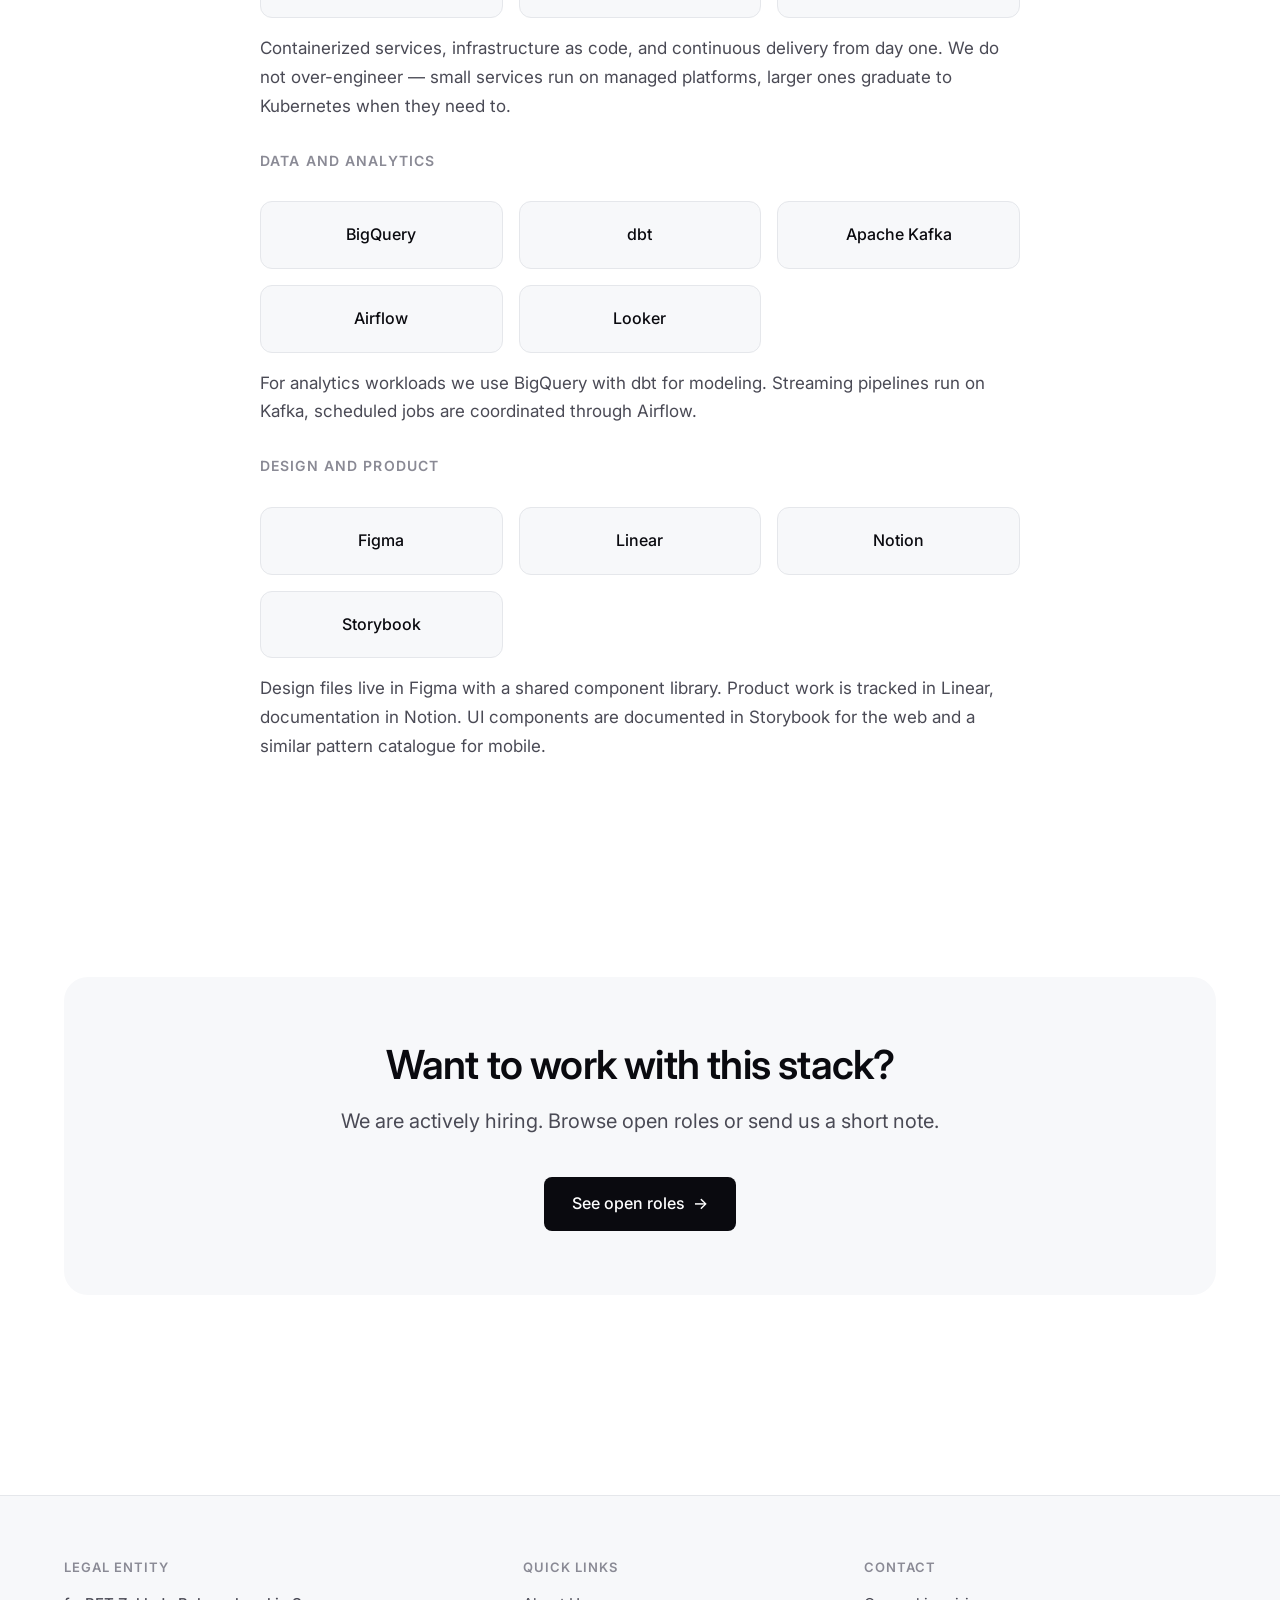
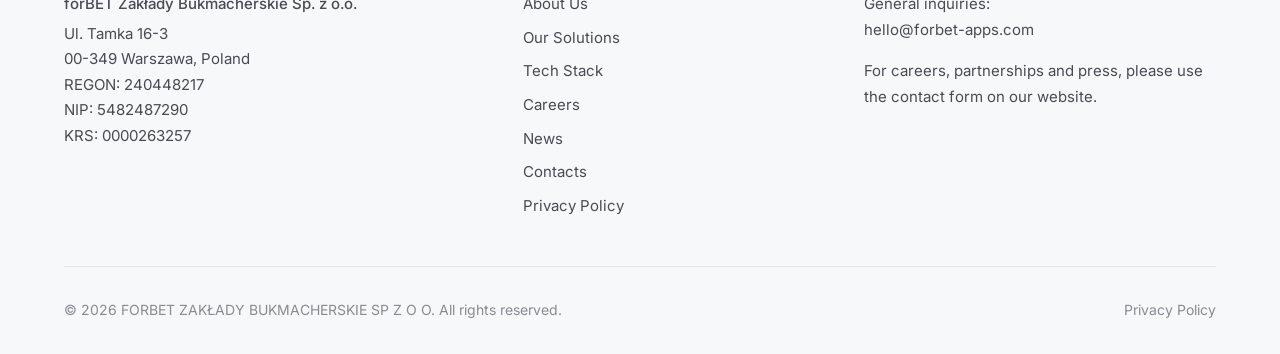
<file: tech-stack/index.html>
<!DOCTYPE html>
<html lang="en">
<head>
  <meta charset="UTF-8" />
  <meta name="viewport" content="width=device-width, initial-scale=1.0" />
  <title>Tech Stack — forBET Digital</title>
  <meta name="description" content="The technologies our engineering team uses to build modern mobile applications and data platforms." />
  <link rel="preconnect" href="https://fonts.googleapis.com" />
  <link rel="preconnect" href="https://fonts.gstatic.com" crossorigin />
  <link href="https://fonts.googleapis.com/css2?family=Inter:wght@400;500;600;700&display=swap" rel="stylesheet" />
  <link rel="stylesheet" href="/assets/style.css" />
</head>
<body>

<header class="site-header">
  <div class="container header-inner">
    <a href="/" class="logo">forBET <span class="logo-accent">Digital</span></a>
    <button class="burger" aria-label="Open menu" aria-expanded="false" aria-controls="main-menu">
      <span></span><span></span><span></span>
    </button>
  </div>
</header>

<nav id="main-menu" class="fullscreen-menu" aria-hidden="true">
  <div class="menu-nav">
    <a href="/">Home</a>
    <a href="/about/">About Us</a>
    <a href="/solutions/">Our Solutions</a>
    <a href="/tech-stack/">Tech Stack</a>
    <a href="/careers/">Careers</a>
    <a href="/news/">News</a>
    <a href="/contacts/">Contacts</a>
    <a href="/policy/">Privacy Policy</a>
    <div class="menu-footer">hello@forbet-apps.com</div>
  </div>
</nav>

<main>

  <section class="page-hero">
    <div class="container">
      <span class="eyebrow">Tech stack</span>
      <h1>The tools we trust.</h1>
      <p class="lead">We pick technologies based on long-term maintainability, hiring availability and real product fit — not on hype. Below is the working set we currently build with.</p>
    </div>
  </section>

  <section>
    <div class="container">
      <div class="content-block">

        <p>Our engineering choices reflect a single principle: <strong>boring where it counts, modern where it matters</strong>. The infrastructure layer should be predictable. The user-facing layer can afford to be more adventurous.</p>

        <h3 class="tech-category">Mobile</h3>
        <div class="tech-grid">
          <div class="tech-item">Flutter</div>
          <div class="tech-item">Kotlin</div>
          <div class="tech-item">Swift</div>
          <div class="tech-item">Jetpack Compose</div>
          <div class="tech-item">SwiftUI</div>
          <div class="tech-item">Dart</div>
        </div>
        <p style="margin-top: 16px;">For cross-platform products we lean on Flutter, which gives us a single codebase without sacrificing animation quality. Where a project genuinely needs platform-native depth — deep iOS integration, complex Android background work — we go native with Swift / SwiftUI and Kotlin / Jetpack Compose.</p>

        <h3 class="tech-category">Backend</h3>
        <div class="tech-grid">
          <div class="tech-item">Node.js</div>
          <div class="tech-item">TypeScript</div>
          <div class="tech-item">Go</div>
          <div class="tech-item">Python</div>
          <div class="tech-item">PostgreSQL</div>
          <div class="tech-item">Redis</div>
          <div class="tech-item">GraphQL</div>
          <div class="tech-item">REST</div>
        </div>
        <p style="margin-top: 16px;">Our backend services are written in TypeScript on Node.js, with Go used for performance-sensitive components and Python reserved for data and analytics pipelines. PostgreSQL is our default datastore; Redis handles caching and short-lived state.</p>

        <h3 class="tech-category">Infrastructure</h3>
        <div class="tech-grid">
          <div class="tech-item">Docker</div>
          <div class="tech-item">Kubernetes</div>
          <div class="tech-item">AWS</div>
          <div class="tech-item">Terraform</div>
          <div class="tech-item">GitHub Actions</div>
          <div class="tech-item">CloudFront</div>
        </div>
        <p style="margin-top: 16px;">Containerized services, infrastructure as code, and continuous delivery from day one. We do not over-engineer — small services run on managed platforms, larger ones graduate to Kubernetes when they need to.</p>

        <h3 class="tech-category">Data and analytics</h3>
        <div class="tech-grid">
          <div class="tech-item">BigQuery</div>
          <div class="tech-item">dbt</div>
          <div class="tech-item">Apache Kafka</div>
          <div class="tech-item">Airflow</div>
          <div class="tech-item">Looker</div>
        </div>
        <p style="margin-top: 16px;">For analytics workloads we use BigQuery with dbt for modeling. Streaming pipelines run on Kafka, scheduled jobs are coordinated through Airflow.</p>

        <h3 class="tech-category">Design and product</h3>
        <div class="tech-grid">
          <div class="tech-item">Figma</div>
          <div class="tech-item">Linear</div>
          <div class="tech-item">Notion</div>
          <div class="tech-item">Storybook</div>
        </div>
        <p style="margin-top: 16px;">Design files live in Figma with a shared component library. Product work is tracked in Linear, documentation in Notion. UI components are documented in Storybook for the web and a similar pattern catalogue for mobile.</p>

      </div>
    </div>
  </section>

  <section>
    <div class="container">
      <div class="cta-section">
        <h2>Want to work with this stack?</h2>
        <p class="lead">We are actively hiring. Browse open roles or send us a short note.</p>
        <div class="hero-actions" style="justify-content: center;">
          <a href="/careers/" class="btn btn-primary btn-arrow">See open roles</a>
        </div>
      </div>
    </div>
  </section>

</main>

<footer class="site-footer">
  <div class="container">
    <div class="footer-grid">
      <div class="footer-col">
        <h4>Legal entity</h4>
        <p class="legal-name">forBET Zakłady Bukmacherskie Sp. z o.o.</p>
        <p class="legal-details">
          <span>Ul. Tamka 16-3</span>
          <span>00-349 Warszawa, Poland</span>
          <span>REGON: 240448217</span>
          <span>NIP: 5482487290</span>
          <span>KRS: 0000263257</span>
        </p>
      </div>
      <div class="footer-col">
        <h4>Quick links</h4>
        <ul>
          <li><a href="/about/">About Us</a></li>
          <li><a href="/solutions/">Our Solutions</a></li>
          <li><a href="/tech-stack/">Tech Stack</a></li>
          <li><a href="/careers/">Careers</a></li>
          <li><a href="/news/">News</a></li>
          <li><a href="/contacts/">Contacts</a></li>
          <li><a href="/policy/">Privacy Policy</a></li>
        </ul>
      </div>
      <div class="footer-col">
        <h4>Contact</h4>
        <p>General inquiries:<br /><a href="mailto:hello@forbet-apps.com">hello@forbet-apps.com</a></p>
        <p style="margin-top: 16px;">For careers, partnerships and press, please use the contact form on our website.</p>
      </div>
    </div>
    <div class="footer-bottom">
      <span>© 2026 FORBET ZAKŁADY BUKMACHERSKIE SP Z O O. All rights reserved.</span>
      <a href="/policy/">Privacy Policy</a>
    </div>
  </div>
</footer>

<script src="/assets/script.js"></script>
</body>
</html>
</file>
<file: assets/style.css>
/* ===== Reset & Base ===== */
*,
*::before,
*::after {
  box-sizing: border-box;
  margin: 0;
  padding: 0;
}

:root {
  --color-bg: #ffffff;
  --color-bg-alt: #f7f8fa;
  --color-text: #0a0a0f;
  --color-text-secondary: #4a4a55;
  --color-text-muted: #8a8a95;
  --color-border: #e5e7eb;
  --color-accent: #0a0a0f;
  --color-accent-hover: #2d2d3a;
  --color-highlight: #4f46e5;
  --max-width: 1200px;
  --header-height: 72px;
  --transition: 0.25s cubic-bezier(0.4, 0, 0.2, 1);
  --shadow-sm: 0 1px 2px rgba(0, 0, 0, 0.04);
  --shadow-md: 0 4px 12px rgba(0, 0, 0, 0.06);
}

html {
  scroll-behavior: smooth;
  -webkit-text-size-adjust: 100%;
}

body {
  font-family: 'Inter', -apple-system, BlinkMacSystemFont, 'Segoe UI', Roboto, sans-serif;
  font-size: 16px;
  line-height: 1.6;
  color: var(--color-text);
  background-color: var(--color-bg);
  -webkit-font-smoothing: antialiased;
  -moz-osx-font-smoothing: grayscale;
}

a {
  color: inherit;
  text-decoration: none;
  transition: opacity var(--transition);
}

a:hover {
  opacity: 0.7;
}

img {
  max-width: 100%;
  display: block;
}

button {
  font-family: inherit;
  cursor: pointer;
  border: none;
  background: none;
}

/* ===== Layout ===== */
.container {
  max-width: var(--max-width);
  margin: 0 auto;
  padding: 0 24px;
}

main {
  min-height: calc(100vh - var(--header-height) - 320px);
}

section {
  padding: 80px 0;
}

@media (max-width: 768px) {
  section {
    padding: 56px 0;
  }
}

/* ===== Typography ===== */
h1, h2, h3, h4, h5, h6 {
  font-weight: 600;
  letter-spacing: -0.02em;
  line-height: 1.2;
  color: var(--color-text);
}

h1 {
  font-size: clamp(2.2rem, 5vw, 3.75rem);
  font-weight: 700;
  letter-spacing: -0.03em;
}

h2 {
  font-size: clamp(1.75rem, 3.5vw, 2.5rem);
}

h3 {
  font-size: clamp(1.25rem, 2.5vw, 1.5rem);
}

p {
  color: var(--color-text-secondary);
  font-size: 1.0625rem;
  line-height: 1.7;
}

.lead {
  font-size: 1.25rem;
  color: var(--color-text-secondary);
  line-height: 1.6;
  max-width: 720px;
}

@media (max-width: 768px) {
  .lead {
    font-size: 1.125rem;
  }
}

.eyebrow {
  display: inline-block;
  font-size: 0.875rem;
  font-weight: 600;
  letter-spacing: 0.08em;
  text-transform: uppercase;
  color: var(--color-highlight);
  margin-bottom: 16px;
}

/* ===== Header ===== */
.site-header {
  position: sticky;
  top: 0;
  z-index: 100;
  background-color: rgba(255, 255, 255, 0.85);
  backdrop-filter: saturate(180%) blur(20px);
  -webkit-backdrop-filter: saturate(180%) blur(20px);
  border-bottom: 1px solid var(--color-border);
  height: var(--header-height);
}

.header-inner {
  display: flex;
  align-items: center;
  justify-content: space-between;
  height: 100%;
}

.logo {
  font-size: 1.25rem;
  font-weight: 700;
  letter-spacing: -0.02em;
  color: var(--color-text);
}

.logo .logo-accent {
  color: var(--color-highlight);
}

/* ===== Burger Menu ===== */
.burger {
  width: 44px;
  height: 44px;
  display: flex;
  flex-direction: column;
  justify-content: center;
  align-items: center;
  gap: 6px;
  z-index: 200;
  position: relative;
}

.burger span {
  display: block;
  width: 24px;
  height: 2px;
  background-color: var(--color-text);
  border-radius: 2px;
  transition: transform var(--transition), opacity var(--transition);
}

.burger.is-open span:nth-child(1) {
  transform: translateY(8px) rotate(45deg);
}

.burger.is-open span:nth-child(2) {
  opacity: 0;
}

.burger.is-open span:nth-child(3) {
  transform: translateY(-8px) rotate(-45deg);
}

/* ===== Fullscreen Menu ===== */
.fullscreen-menu {
  position: fixed;
  inset: 0;
  background-color: var(--color-bg);
  z-index: 150;
  opacity: 0;
  visibility: hidden;
  transition: opacity var(--transition), visibility var(--transition);
  display: flex;
  align-items: center;
  justify-content: center;
  padding: 80px 24px 40px;
  overflow-y: auto;
}

.fullscreen-menu.is-open {
  opacity: 1;
  visibility: visible;
}

.menu-nav {
  display: flex;
  flex-direction: column;
  gap: 8px;
  text-align: center;
  width: 100%;
  max-width: 600px;
}

.menu-nav a {
  font-size: clamp(1.75rem, 5vw, 2.5rem);
  font-weight: 600;
  letter-spacing: -0.02em;
  padding: 12px 0;
  display: block;
  transition: color var(--transition), transform var(--transition);
}

.menu-nav a:hover {
  color: var(--color-highlight);
  opacity: 1;
  transform: translateX(4px);
}

.menu-footer {
  margin-top: 48px;
  font-size: 0.875rem;
  color: var(--color-text-muted);
  text-align: center;
}

body.menu-open {
  overflow: hidden;
}

/* ===== Buttons ===== */
.btn {
  display: inline-flex;
  align-items: center;
  justify-content: center;
  gap: 8px;
  padding: 14px 28px;
  font-size: 1rem;
  font-weight: 500;
  border-radius: 8px;
  transition: all var(--transition);
  cursor: pointer;
  white-space: nowrap;
}

.btn-primary {
  background-color: var(--color-accent);
  color: #ffffff;
}

.btn-primary:hover {
  background-color: var(--color-accent-hover);
  opacity: 1;
  transform: translateY(-1px);
  box-shadow: var(--shadow-md);
}

.btn-secondary {
  background-color: transparent;
  color: var(--color-text);
  border: 1px solid var(--color-border);
}

.btn-secondary:hover {
  background-color: var(--color-bg-alt);
  opacity: 1;
}

.btn-arrow::after {
  content: '→';
  transition: transform var(--transition);
}

.btn-arrow:hover::after {
  transform: translateX(4px);
}

/* ===== Hero ===== */
.hero {
  padding: 120px 0 100px;
  text-align: left;
}

.hero-content {
  max-width: 880px;
}

.hero h1 {
  margin-bottom: 24px;
}

.hero-actions {
  display: flex;
  gap: 12px;
  margin-top: 40px;
  flex-wrap: wrap;
}

@media (max-width: 768px) {
  .hero {
    padding: 64px 0 56px;
  }
}

/* ===== Page Hero ===== */
.page-hero {
  padding: 80px 0 60px;
  border-bottom: 1px solid var(--color-border);
}

.page-hero h1 {
  margin-bottom: 16px;
}

@media (max-width: 768px) {
  .page-hero {
    padding: 48px 0 40px;
  }
}

/* ===== Grids & Cards ===== */
.grid {
  display: grid;
  gap: 24px;
}

.grid-3 {
  grid-template-columns: repeat(3, 1fr);
}

.grid-2 {
  grid-template-columns: repeat(2, 1fr);
}

@media (max-width: 960px) {
  .grid-3 {
    grid-template-columns: repeat(2, 1fr);
  }
}

@media (max-width: 640px) {
  .grid-3,
  .grid-2 {
    grid-template-columns: 1fr;
  }
}

.card {
  background-color: var(--color-bg);
  border: 1px solid var(--color-border);
  border-radius: 16px;
  padding: 32px;
  transition: transform var(--transition), box-shadow var(--transition);
}

.card:hover {
  transform: translateY(-2px);
  box-shadow: var(--shadow-md);
}

.card-icon {
  width: 48px;
  height: 48px;
  border-radius: 12px;
  background-color: var(--color-bg-alt);
  display: flex;
  align-items: center;
  justify-content: center;
  margin-bottom: 20px;
  font-size: 1.5rem;
}

.card h3 {
  margin-bottom: 12px;
}

.card p {
  font-size: 1rem;
}

/* ===== Section Headers ===== */
.section-header {
  max-width: 720px;
  margin-bottom: 56px;
}

.section-header h2 {
  margin-bottom: 16px;
}

/* ===== About Page ===== */
.content-block {
  max-width: 760px;
  margin: 0 auto;
}

.content-block h2 {
  margin: 48px 0 16px;
}

.content-block h3 {
  margin: 32px 0 12px;
}

.content-block p {
  margin-bottom: 16px;
}

.content-block ul {
  margin: 16px 0 24px 24px;
  color: var(--color-text-secondary);
}

.content-block li {
  margin-bottom: 8px;
  line-height: 1.7;
}

.content-block strong {
  color: var(--color-text);
  font-weight: 600;
}

/* ===== Stats ===== */
.stats {
  display: grid;
  grid-template-columns: repeat(4, 1fr);
  gap: 32px;
  padding: 56px 0;
  border-top: 1px solid var(--color-border);
  border-bottom: 1px solid var(--color-border);
  margin: 56px 0;
}

.stat-value {
  font-size: clamp(2rem, 4vw, 2.75rem);
  font-weight: 700;
  letter-spacing: -0.02em;
  margin-bottom: 4px;
}

.stat-label {
  font-size: 0.9375rem;
  color: var(--color-text-muted);
}

@media (max-width: 768px) {
  .stats {
    grid-template-columns: repeat(2, 1fr);
    gap: 24px;
  }
}

/* ===== Tech Stack ===== */
.tech-grid {
  display: grid;
  grid-template-columns: repeat(auto-fill, minmax(180px, 1fr));
  gap: 16px;
  margin-top: 32px;
}

.tech-item {
  background-color: var(--color-bg-alt);
  border: 1px solid var(--color-border);
  border-radius: 12px;
  padding: 20px;
  text-align: center;
  font-weight: 500;
  transition: all var(--transition);
}

.tech-item:hover {
  background-color: var(--color-bg);
  border-color: var(--color-highlight);
  transform: translateY(-2px);
}

.tech-category {
  margin: 48px 0 16px;
  font-size: 0.875rem;
  font-weight: 600;
  letter-spacing: 0.08em;
  text-transform: uppercase;
  color: var(--color-text-muted);
}

/* ===== Careers ===== */
.job-list {
  display: flex;
  flex-direction: column;
  gap: 16px;
  margin-top: 32px;
}

.job-card {
  display: flex;
  align-items: center;
  justify-content: space-between;
  padding: 28px 32px;
  background-color: var(--color-bg);
  border: 1px solid var(--color-border);
  border-radius: 16px;
  transition: all var(--transition);
  gap: 24px;
  flex-wrap: wrap;
}

.job-card:hover {
  border-color: var(--color-accent);
  transform: translateY(-1px);
  box-shadow: var(--shadow-md);
}

.job-info h3 {
  margin-bottom: 6px;
}

.job-meta {
  display: flex;
  gap: 16px;
  color: var(--color-text-muted);
  font-size: 0.9375rem;
  flex-wrap: wrap;
}

.job-tag {
  display: inline-block;
  padding: 4px 10px;
  background-color: var(--color-bg-alt);
  border-radius: 6px;
  font-size: 0.8125rem;
}

/* ===== Contact Form ===== */
.contact-layout {
  display: grid;
  grid-template-columns: 1fr 1fr;
  gap: 64px;
  align-items: start;
}

@media (max-width: 860px) {
  .contact-layout {
    grid-template-columns: 1fr;
    gap: 40px;
  }
}

.contact-info dl {
  display: grid;
  gap: 24px;
  margin-top: 24px;
}

.contact-info dt {
  font-size: 0.8125rem;
  font-weight: 600;
  letter-spacing: 0.08em;
  text-transform: uppercase;
  color: var(--color-text-muted);
  margin-bottom: 6px;
}

.contact-info dd {
  font-size: 1.0625rem;
  color: var(--color-text);
  line-height: 1.6;
}

.form-group {
  margin-bottom: 20px;
}

.form-group label {
  display: block;
  font-size: 0.875rem;
  font-weight: 500;
  margin-bottom: 8px;
  color: var(--color-text);
}

.form-control {
  width: 100%;
  padding: 12px 16px;
  font-size: 1rem;
  font-family: inherit;
  background-color: var(--color-bg);
  border: 1px solid var(--color-border);
  border-radius: 8px;
  color: var(--color-text);
  transition: border-color var(--transition), box-shadow var(--transition);
}

.form-control:focus {
  outline: none;
  border-color: var(--color-accent);
  box-shadow: 0 0 0 3px rgba(10, 10, 15, 0.08);
}

textarea.form-control {
  resize: vertical;
  min-height: 140px;
}

.form-note {
  font-size: 0.8125rem;
  color: var(--color-text-muted);
  margin-top: 12px;
}

/* ===== News ===== */
.news-list {
  display: flex;
  flex-direction: column;
  gap: 32px;
  max-width: 800px;
  margin: 0 auto;
}

.news-item {
  padding: 32px;
  border: 1px solid var(--color-border);
  border-radius: 16px;
  transition: all var(--transition);
}

.news-item:hover {
  box-shadow: var(--shadow-md);
}

.news-date {
  font-size: 0.875rem;
  color: var(--color-text-muted);
  margin-bottom: 12px;
}

.news-item h3 {
  margin-bottom: 12px;
}

/* ===== Policy Page ===== */
.policy-toc {
  background-color: var(--color-bg-alt);
  border-radius: 12px;
  padding: 24px 32px;
  margin: 32px 0;
}

.policy-toc h4 {
  margin-bottom: 12px;
  font-size: 0.875rem;
  font-weight: 600;
  letter-spacing: 0.08em;
  text-transform: uppercase;
  color: var(--color-text-muted);
}

.policy-toc ol {
  margin-left: 20px;
}

.policy-toc li {
  margin-bottom: 4px;
  color: var(--color-text-secondary);
}

.policy-toc a:hover {
  color: var(--color-highlight);
}

/* ===== CTA Section ===== */
.cta-section {
  background-color: var(--color-bg-alt);
  border-radius: 24px;
  padding: 64px 48px;
  text-align: center;
  margin: 40px 0;
}

.cta-section h2 {
  margin-bottom: 16px;
}

.cta-section .lead {
  margin: 0 auto 32px;
}

@media (max-width: 640px) {
  .cta-section {
    padding: 40px 24px;
  }
}

/* ===== Footer ===== */
.site-footer {
  background-color: var(--color-bg-alt);
  border-top: 1px solid var(--color-border);
  padding: 64px 0 32px;
  margin-top: 80px;
}

.footer-grid {
  display: grid;
  grid-template-columns: 1.4fr 1fr 1.2fr;
  gap: 48px;
  margin-bottom: 48px;
}

@media (max-width: 860px) {
  .footer-grid {
    grid-template-columns: 1fr;
    gap: 32px;
  }
}

.footer-col h4 {
  font-size: 0.8125rem;
  font-weight: 600;
  letter-spacing: 0.08em;
  text-transform: uppercase;
  color: var(--color-text-muted);
  margin-bottom: 16px;
}

.footer-col p,
.footer-col a {
  font-size: 0.9375rem;
  color: var(--color-text-secondary);
  line-height: 1.7;
}

.footer-col ul {
  list-style: none;
  display: flex;
  flex-direction: column;
  gap: 8px;
}

.footer-col ul a:hover {
  color: var(--color-text);
  opacity: 1;
}

.legal-name {
  color: var(--color-text);
  font-weight: 500;
  margin-bottom: 4px;
}

.legal-details {
  font-size: 0.875rem;
  line-height: 1.7;
}

.legal-details span {
  display: block;
}

.footer-bottom {
  padding-top: 32px;
  border-top: 1px solid var(--color-border);
  display: flex;
  justify-content: space-between;
  align-items: center;
  flex-wrap: wrap;
  gap: 16px;
  font-size: 0.875rem;
  color: var(--color-text-muted);
}

.footer-bottom a {
  font-size: 0.875rem;
  color: var(--color-text-muted);
}

/* ===== Utilities ===== */
.text-center {
  text-align: center;
}

.mt-0 { margin-top: 0; }
.mt-2 { margin-top: 16px; }
.mt-4 { margin-top: 32px; }

.divider {
  height: 1px;
  background-color: var(--color-border);
  margin: 48px 0;
  border: none;
}
</file>
